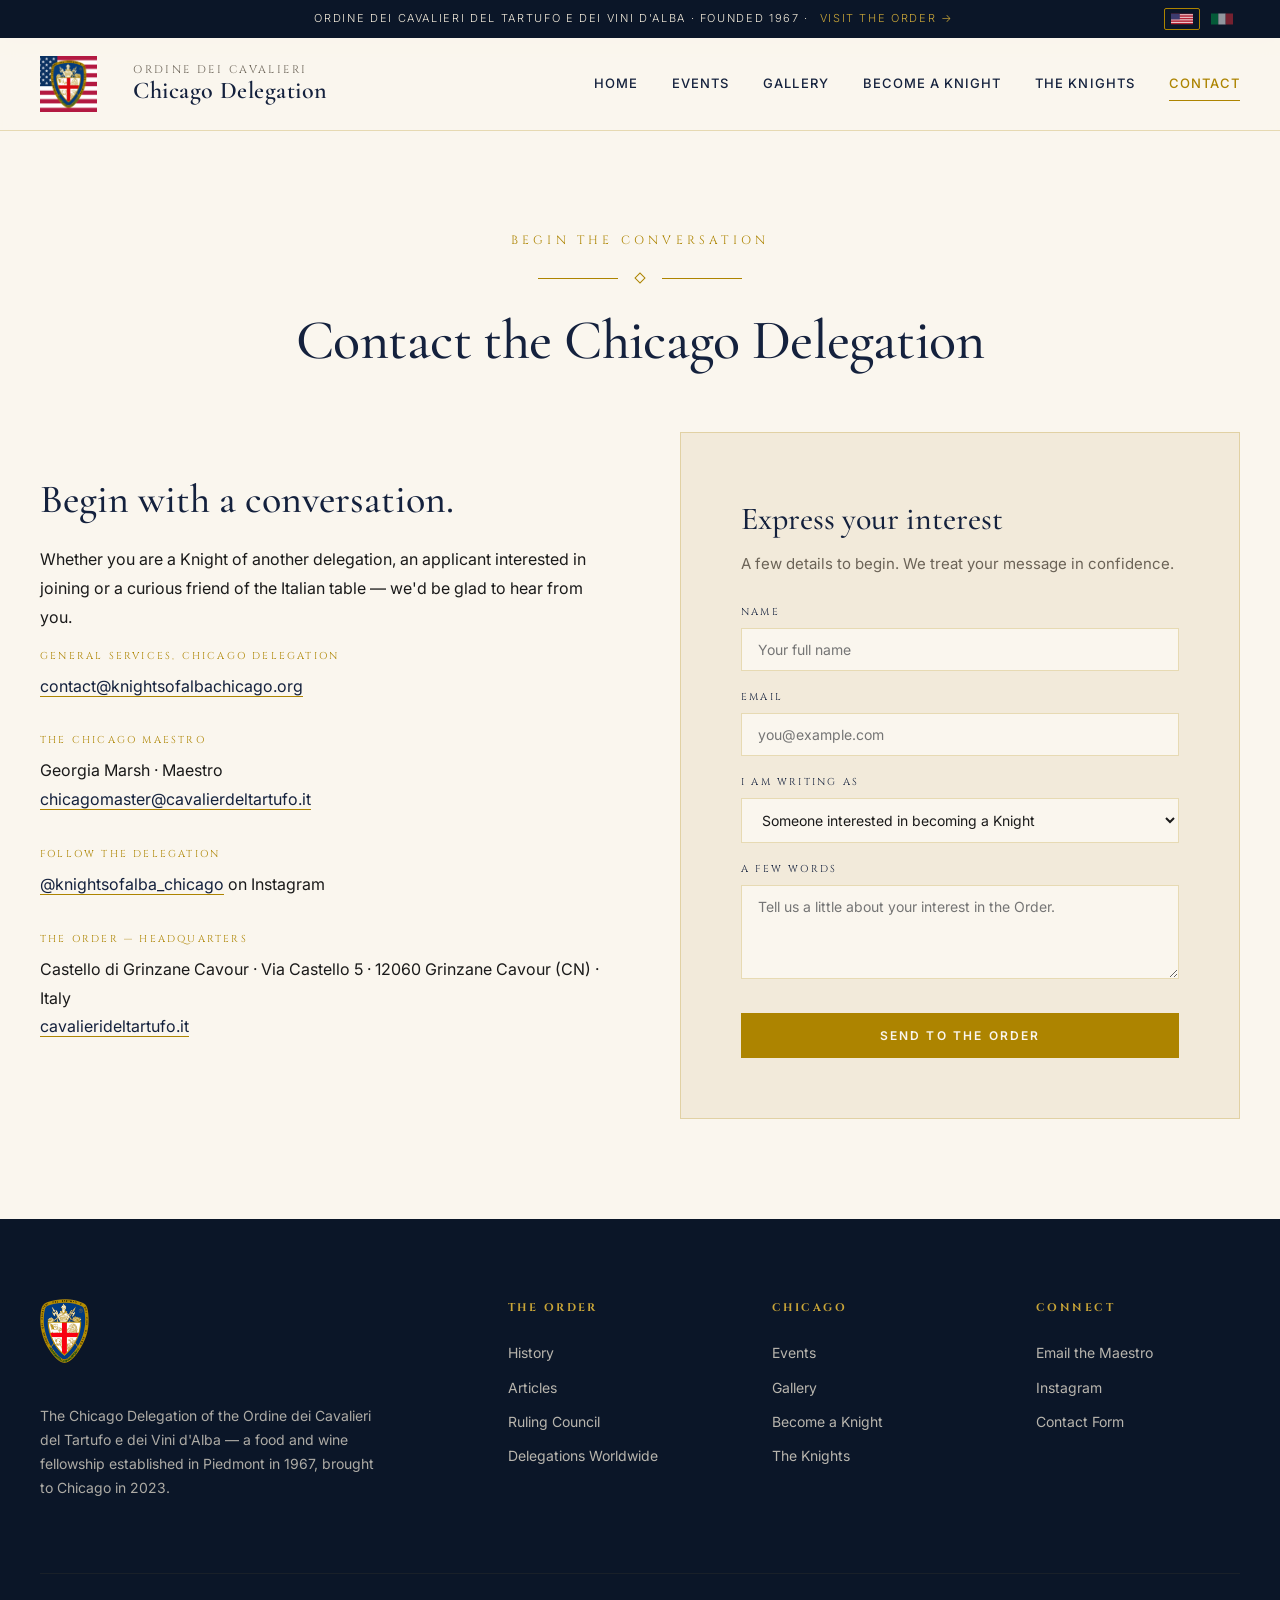
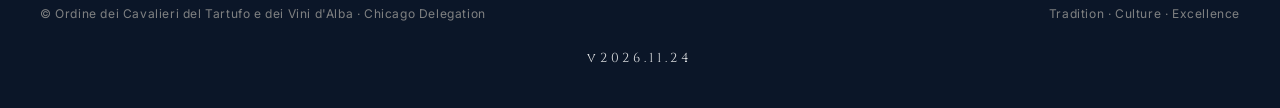
<file: contact/index.html>
<!DOCTYPE html>
<html lang="en">
<head>
<meta charset="UTF-8">
<meta name="viewport" content="width=device-width, initial-scale=1.0">
<meta name="build-version" content="2026.11.24">
<meta name="description" content="Contact the Chicago Delegation.">
<title>Contact — Chicago Delegation</title>
<link rel="preconnect" href="https://fonts.googleapis.com">
<link rel="preconnect" href="https://fonts.gstatic.com" crossorigin>
<link href="https://fonts.googleapis.com/css2?family=Cormorant+Garamond:ital,wght@0,400;0,500;0,600;0,700;1,400;1,500&family=Inter:wght@300;400;500;600&family=Cinzel:wght@400;500;600&display=swap" rel="stylesheet">
<link rel="canonical" href="https://knightsofalbachicago.org/contact/">
<link rel="icon" href="../favicon.ico" sizes="any">
<link rel="apple-touch-icon" href="../apple-touch-icon.png">
<link rel="manifest" href="../site.webmanifest">
<link rel="stylesheet" href="../assets/styles/main.css">
</head>
<body>

<!-- TOP STRIP -->
<div class="topstrip">
  <div class="topstrip-inner">
    <div class="topstrip-spacer"></div>
    <div class="topstrip-text">
      <span data-i18n="topstrip.line">Ordine dei Cavalieri del Tartufo e dei Vini d'Alba · Founded 1967</span> · 
      <a href="https://www.cavalierideltartufo.it/en/" target="_blank" data-i18n="topstrip.link">Visit the Order →</a>
    </div>
    <div class="lang-switch" role="group" aria-label="Language">
      <button class="lang-btn active" data-lang="en" aria-label="English" title="English">
        <svg viewBox="0 0 60 30" xmlns="http://www.w3.org/2000/svg">
          <clipPath id="us-c"><rect width="60" height="30"/></clipPath>
          <g clip-path="url(#us-c)">
            <rect width="60" height="30" fill="#B22234"/>
            <path d="M0,3.46h60M0,10.38h60M0,17.31h60M0,24.23h60" stroke="#FFF" stroke-width="2.31"/>
            <rect width="24" height="16.15" fill="#3C3B6E"/>
          </g>
        </svg>
      </button>
      <button class="lang-btn" data-lang="it" aria-label="Italiano" title="Italiano">
        <svg viewBox="0 0 60 30" xmlns="http://www.w3.org/2000/svg">
          <rect width="20" height="30" fill="#009246"/>
          <rect x="20" width="20" height="30" fill="#FFF"/>
          <rect x="40" width="20" height="30" fill="#CE2B37"/>
        </svg>
      </button>
    </div>
  </div>
</div>

<!-- HEADER -->
<header>
  <div class="header-inner">
    <a class="brand" href="../index.html">
      <img src="../assets/brand/ordine-us-square.png" alt="Ordine dei Cavalieri del Tartufo e dei Vini d'Alba">
      <div class="brand-text">
        <span class="order" data-i18n="brand.order">Ordine dei Cavalieri</span>
        <span class="city" data-i18n="brand.city">Chicago Delegation</span>
      </div>
    </a>
    <nav class="primary">
      <a class="nav-link" href="../index.html" data-i18n="nav.home">Home</a>
      <a class="nav-link" href="../events/" data-i18n="nav.events">Events</a>
      <a class="nav-link" href="../gallery/" data-i18n="nav.gallery">Gallery</a>
      <a class="nav-link" href="../become-a-knight/" data-i18n="nav.knight">Become a Knight</a>
      <a class="nav-link" href="../the-knights/" data-i18n="nav.knights">The Knights</a>
      <a class="nav-link active" href="../contact/" data-i18n="nav.contact">Contact</a>
    </nav>
  </div>
</header>

  <section class="block">
    <div class="section-head">
      <div class="eyebrow" data-i18n="contact.eyebrow">Begin the Conversation</div>
      <div class="ornament"><span class="line"></span><span class="diamond"></span><span class="line"></span></div>
      <h2 data-i18n="contact.title">Contact the Chicago Delegation</h2>
    </div>

    <div class="contact-block">
      <div class="contact-info">
        <h3 data-i18n="contact.h3">Begin with a conversation.</h3>
        <p data-i18n="contact.body">Whether you are a Knight of another delegation, an applicant interested in joining or a curious friend of the Italian table — we'd be glad to hear from you.</p>

        <div class="info-block">
          <div class="label" data-i18n="contact.general.label">General Services, Chicago Delegation</div>
          <p style="margin:0" data-i18n-html="contact.general.body"><a href="mailto:contact@knightsofalbachicago.org">contact@knightsofalbachicago.org</a></p>
        </div>

        <div class="info-block">
          <div class="label" data-i18n="contact.maestro.label">The Chicago Maestro</div>
          <p style="margin:0" data-i18n-html="contact.maestro.body">Georgia Marsh · Maestro<br><a href="mailto:chicagomaster@cavalierdeltartufo.it">chicagomaster@cavalierdeltartufo.it</a></p>
        </div>

        <div class="info-block">
          <div class="label" data-i18n="contact.follow.label">Follow the Delegation</div>
          <p style="margin:0" data-i18n-html="contact.follow.body"><a href="https://www.instagram.com/knightsofalba_chicago/" target="_blank">@knightsofalba_chicago</a> on Instagram</p>
        </div>

        <div class="info-block">
          <div class="label" data-i18n="contact.hq.label">The Order — Headquarters</div>
          <p style="margin:0" data-i18n-html="contact.hq.body">Castello di Grinzane Cavour · Via Castello 5 · 12060 Grinzane Cavour (CN) · Italy<br><a href="https://www.cavalierideltartufo.it/en/" target="_blank">cavalierideltartufo.it</a></p>
        </div>
      </div>

      <form class="contact-form" onsubmit="event.preventDefault();
        var f=this, role=f.querySelector('select'), msg=f.querySelector('textarea');
        var body='Name: '+f.querySelector('input[type=text]').value
          +'\nEmail: '+f.querySelector('input[type=email]').value
          +'\nWriting as: '+role.options[role.selectedIndex].text
          +'\n\n'+msg.value;
        window.location.href='mailto:contact@knightsofalbachicago.org?subject='
          +encodeURIComponent('Expression of interest — Chicago Delegation')
          +'&body='+encodeURIComponent(body);
        alert(window.__t('contact.thanks', 'Thank you. Your email app will open with your message addressed to the Order.'));">
        <h3 data-i18n="contact.form.title">Express your interest</h3>
        <p class="sub" data-i18n="contact.form.sub">A few details to begin. We treat your message in confidence.</p>
        <div class="field"><label data-i18n="contact.form.name">Name</label><input type="text" data-i18n-placeholder="contact.form.namePh" placeholder="Your full name" required></div>
        <div class="field"><label data-i18n="contact.form.email">Email</label><input type="email" placeholder="you@example.com" required></div>
        <div class="field"><label data-i18n="contact.form.role">I am writing as</label>
          <select>
            <option data-i18n="contact.form.opt1">Someone interested in becoming a Knight</option>
            <option data-i18n="contact.form.opt2">A Knight of another delegation</option>
            <option data-i18n="contact.form.opt3">A hospitality / wine industry partner</option>
            <option data-i18n="contact.form.opt4">A guest interested in attending an event</option>
            <option data-i18n="contact.form.opt5">Other</option>
          </select>
        </div>
        <div class="field"><label data-i18n="contact.form.msg">A few words</label><textarea rows="4" data-i18n-placeholder="contact.form.msgPh" placeholder="Tell us a little about your interest in the Order."></textarea></div>
        <button type="submit" class="btn primary" style="width:100%; margin-top:8px" data-i18n="contact.form.submit">Send to the Order</button>
      </form>
    </div>
  </section>


<!-- FOOTER -->
<footer>
  <div class="footer-inner">
    <div class="footer-top">
      <div class="footer-brand">
        <img src="../assets/brand/logo-cavalieri-tartufo.png" alt="Ordine dei Cavalieri del Tartufo e dei Vini d'Alba">
        <p data-i18n="footer.brand">The Chicago Delegation of the Ordine dei Cavalieri del Tartufo e dei Vini d'Alba — a food and wine fellowship established in Piedmont in 1967, brought to Chicago in 2023.</p>
      </div>
      <div class="footer-col">
        <h5 data-i18n="footer.order">The Order</h5>
        <a href="https://www.cavalierideltartufo.it/en/la-storia/" target="_blank" data-i18n="footer.history">History</a>
        <a href="https://www.cavalierideltartufo.it/en/statuto/" target="_blank" data-i18n="footer.articles">Articles</a>
        <a href="https://www.cavalierideltartufo.it/en/consiglio-reggitore/" target="_blank" data-i18n="footer.council">Ruling Council</a>
        <a href="https://www.cavalierideltartufo.it/en/delegazioni-estere/" target="_blank" data-i18n="footer.delegations">Delegations Worldwide</a>
      </div>
      <div class="footer-col">
        <h5 data-i18n="footer.chicago">Chicago</h5>
        <a href="../events/" data-i18n="nav.events">Events</a>
        <a href="../gallery/" data-i18n="nav.gallery">Gallery</a>
        <a href="../become-a-knight/" data-i18n="nav.knight">Become a Knight</a>
        <a href="../the-knights/" data-i18n="nav.knights">The Knights</a>
      </div>
      <div class="footer-col">
        <h5 data-i18n="footer.connect">Connect</h5>
        <a href="mailto:chicagomaster@cavalierdeltartufo.it" data-i18n="footer.email">Email the Maestro</a>
        <a href="https://www.instagram.com/knightsofalba_chicago/" target="_blank" data-i18n="footer.ig">Instagram</a>
        <a href="../contact/" data-i18n="footer.form">Contact Form</a>
      </div>
    </div>
    <div class="footer-bottom">
      <span data-i18n="footer.copy">© Ordine dei Cavalieri del Tartufo e dei Vini d'Alba · Chicago Delegation</span>
      <span data-i18n="footer.motto">Tradition · Culture · Excellence</span>
    </div>
    <div class="footer-version">v2026.11.24</div>
  </div>
</footer>


<script src="../assets/scripts/i18n.js"></script>

</body>
</html>
</file>
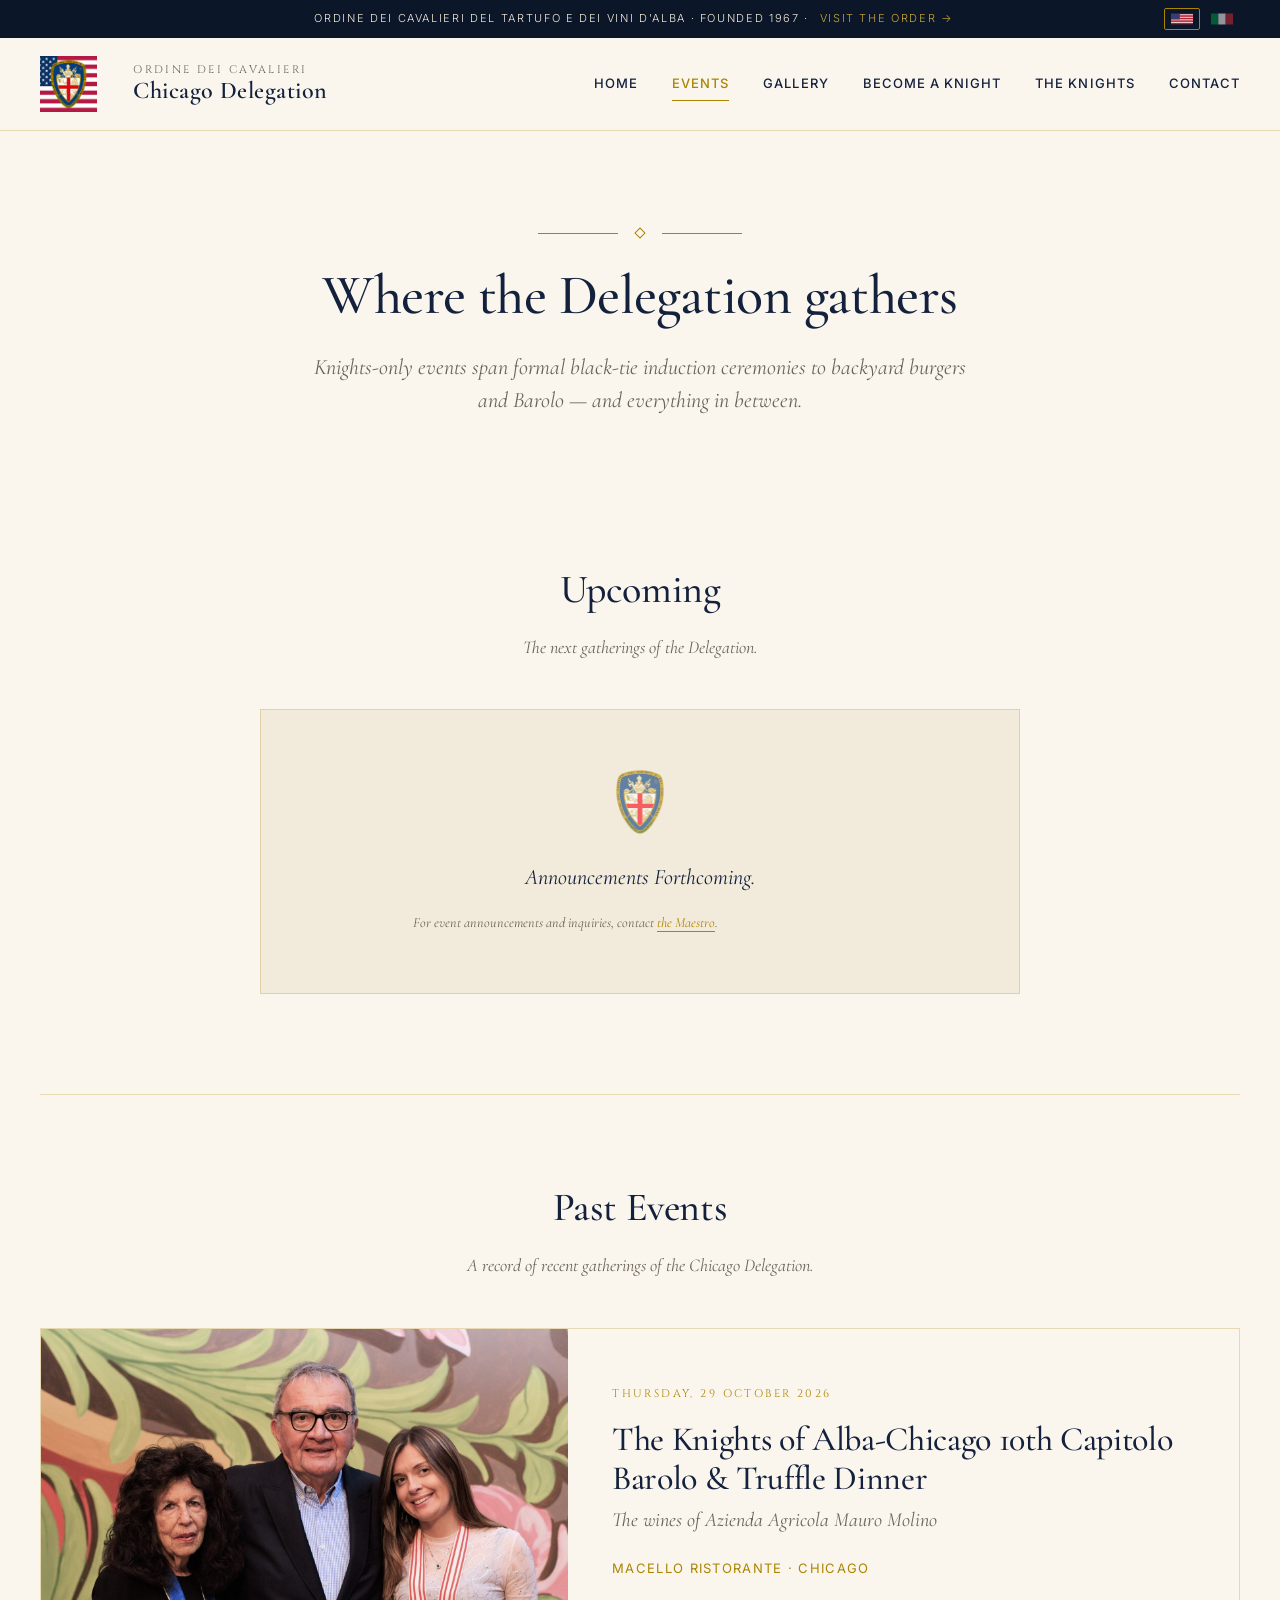
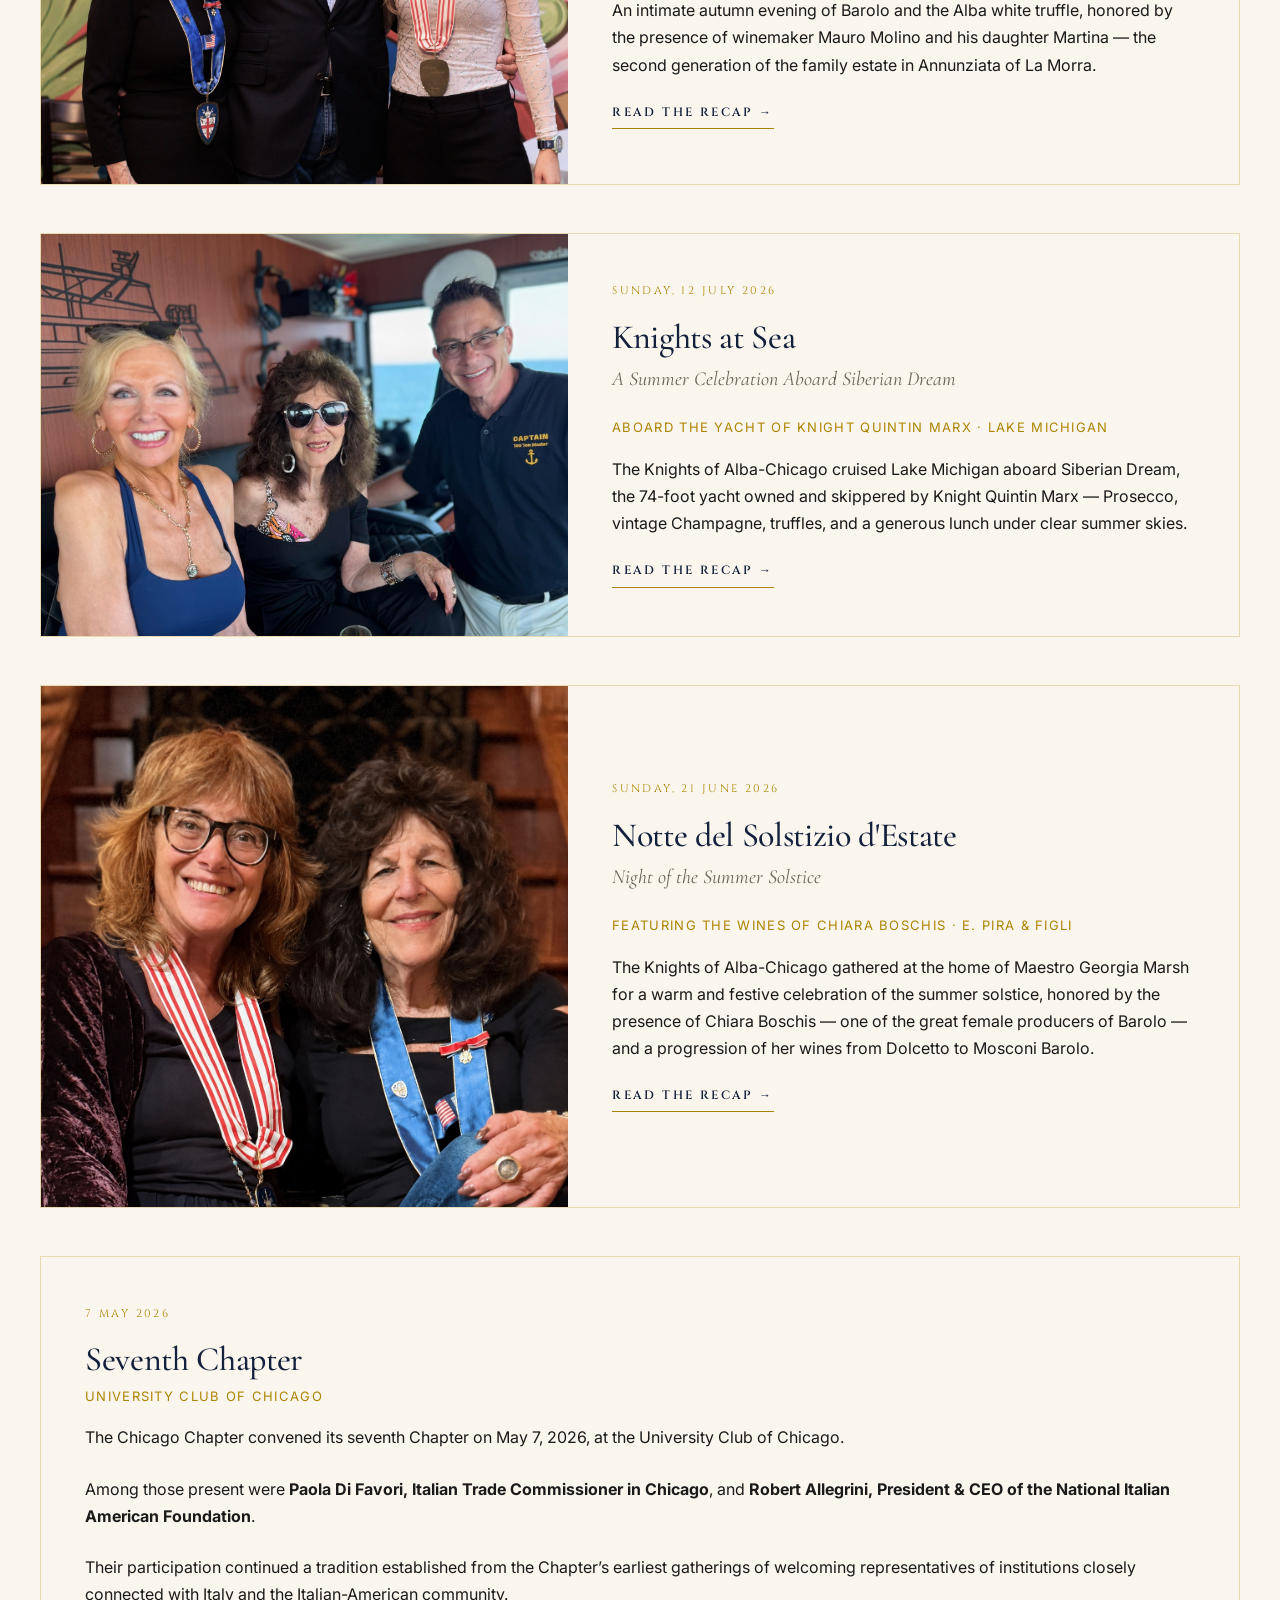
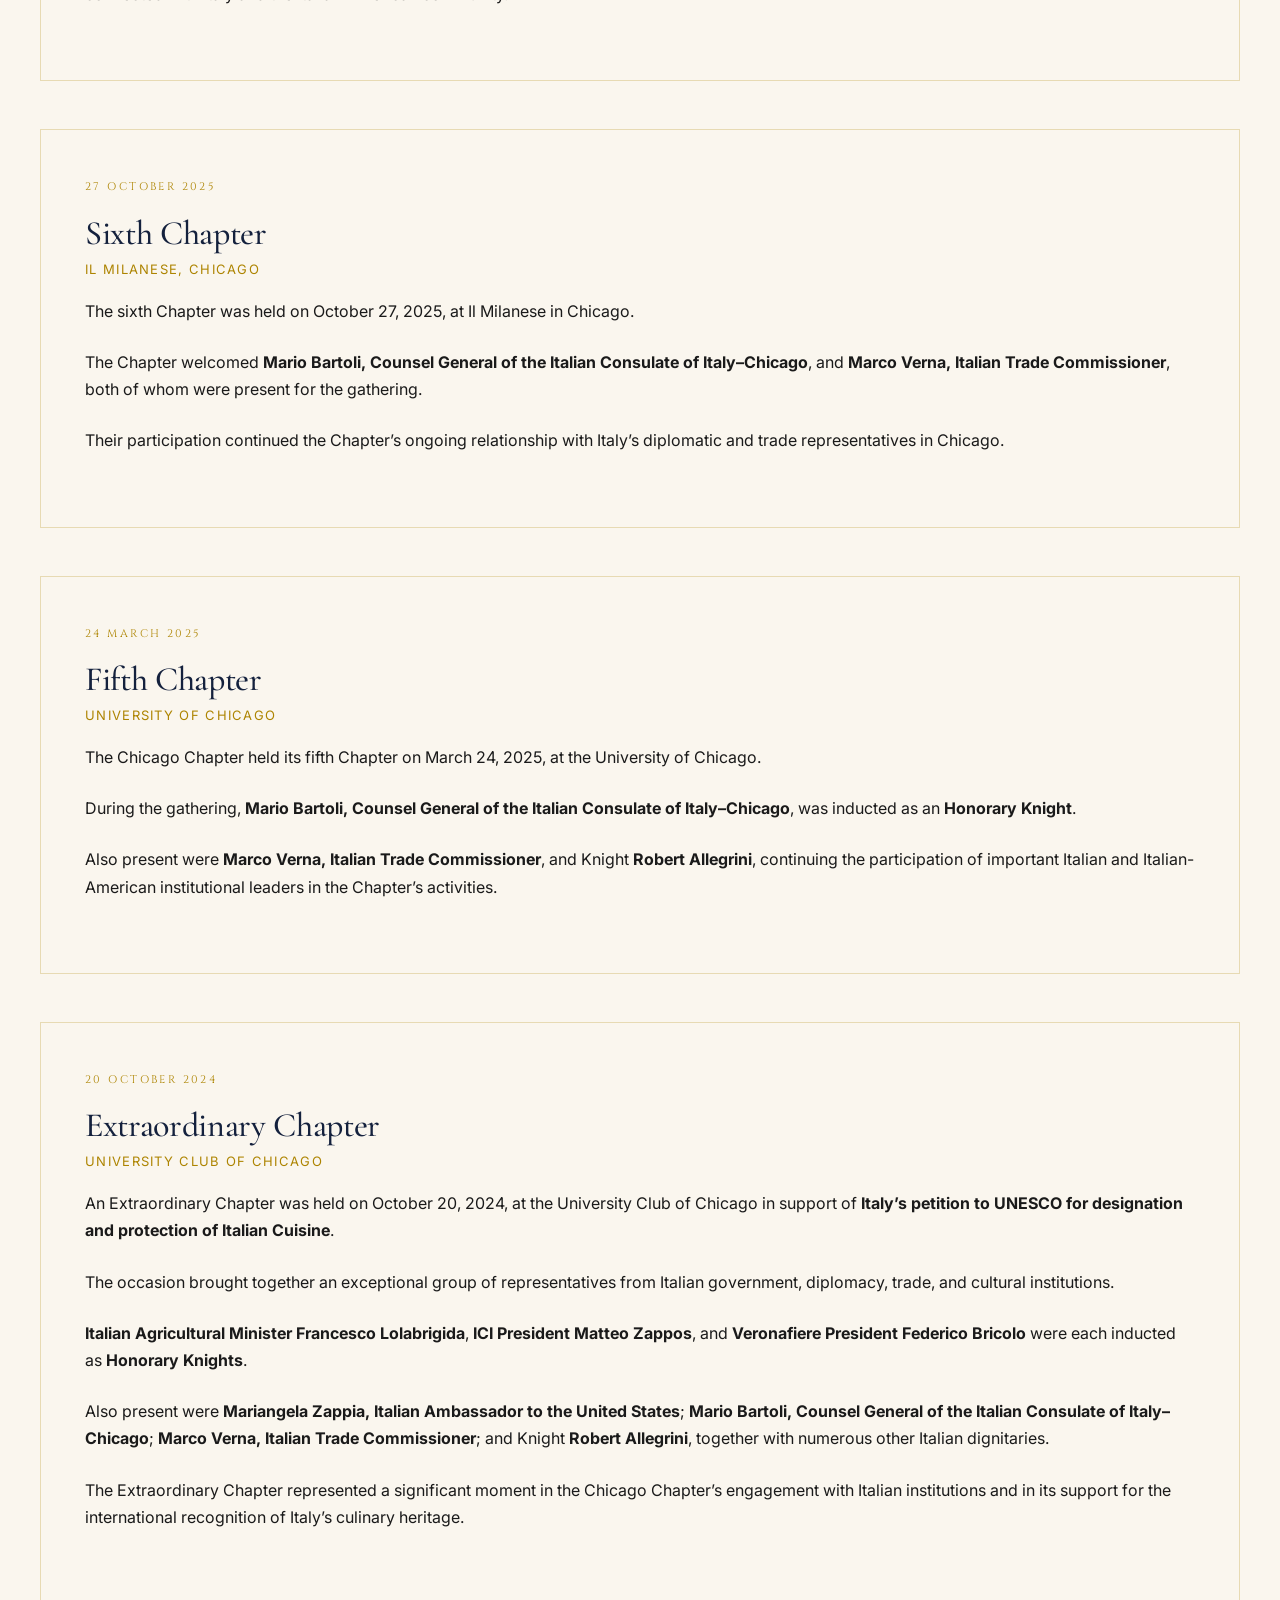
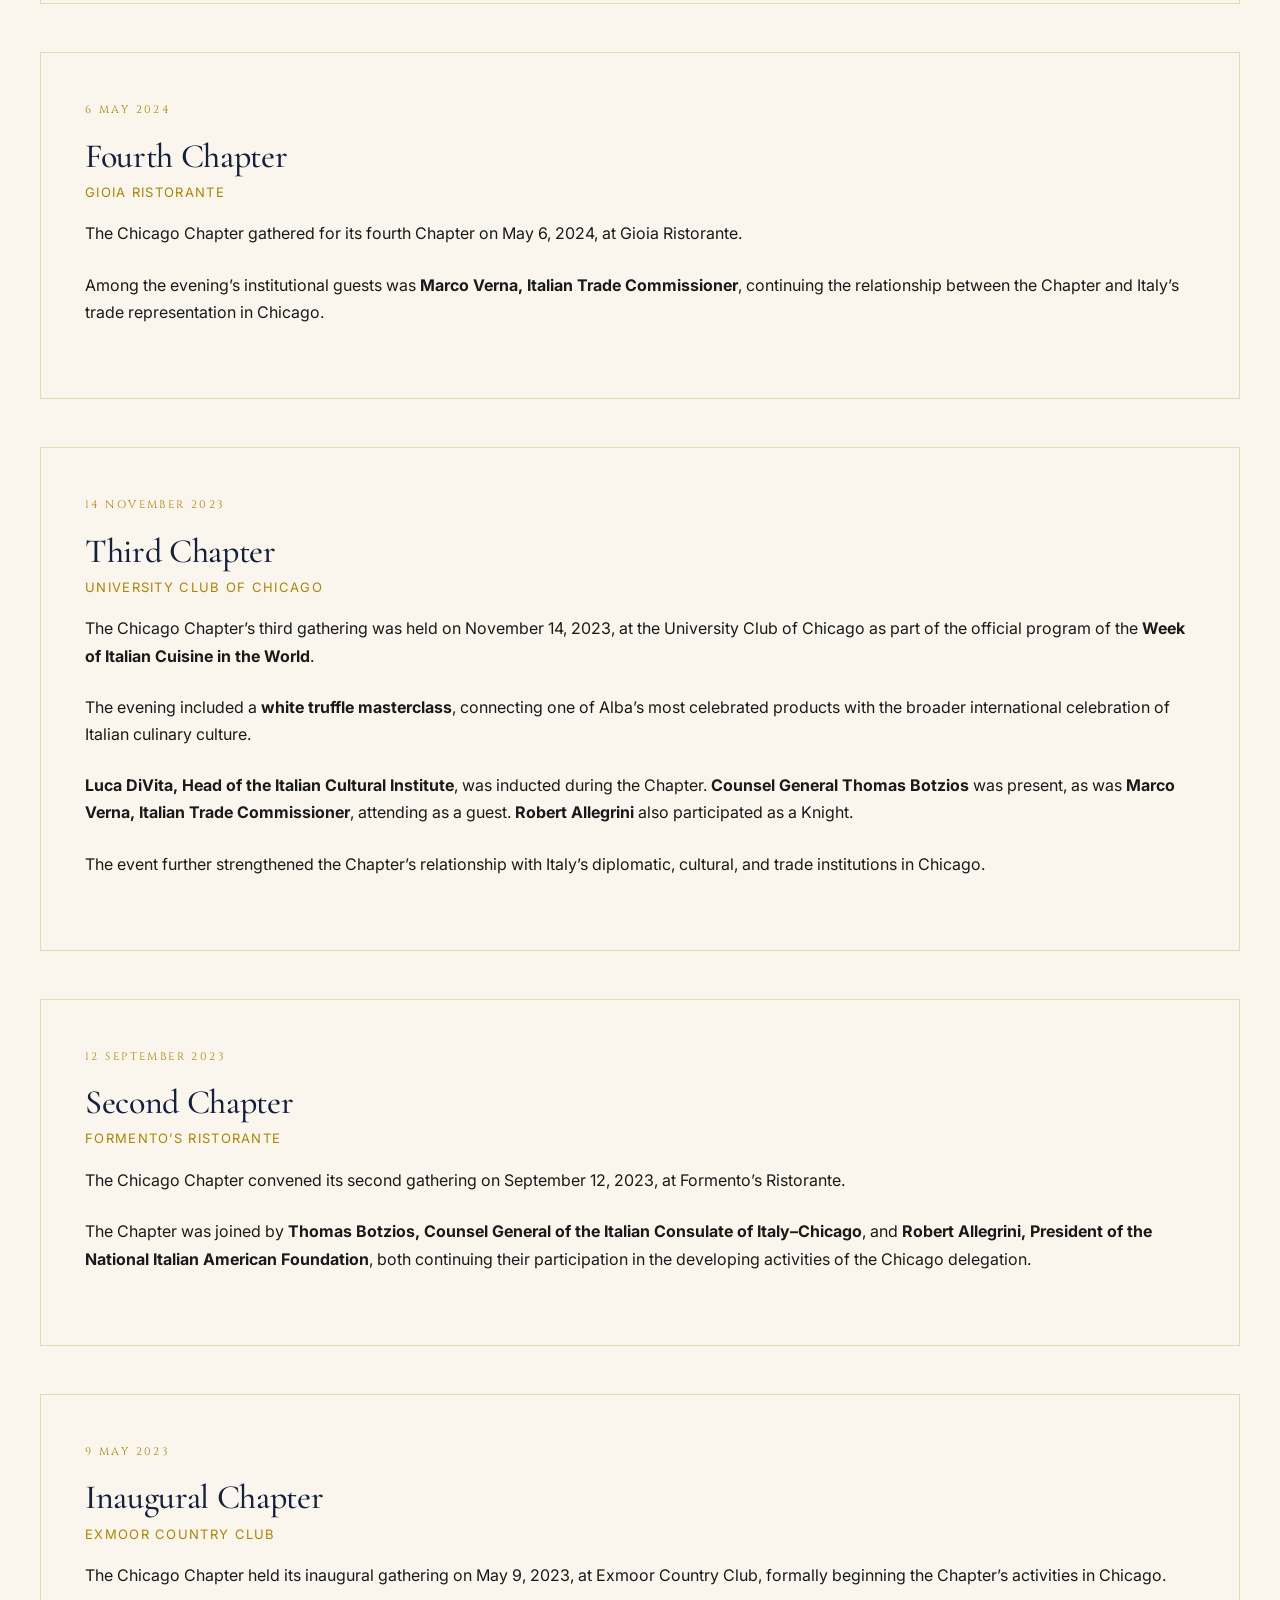
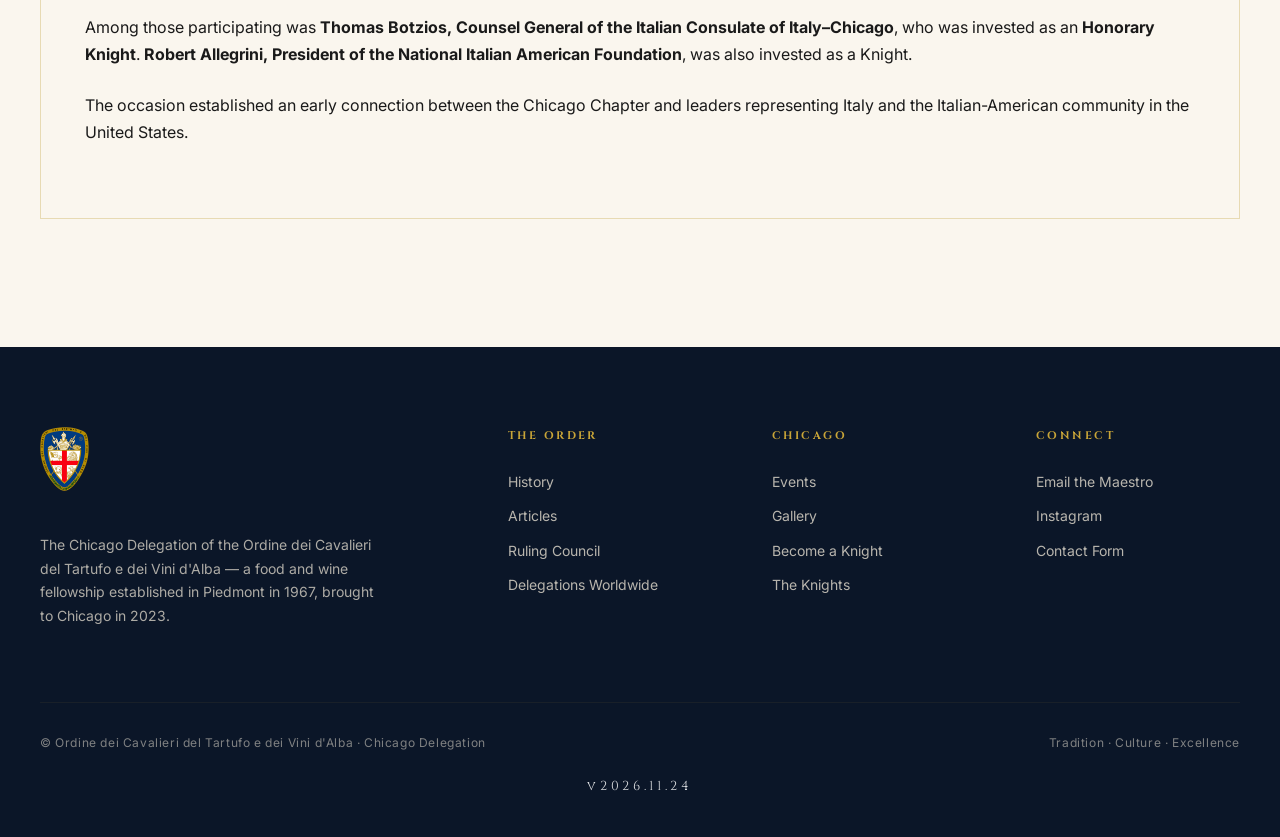
<file: events/index.html>
<!DOCTYPE html>
<html lang="en">
<head>
<meta charset="UTF-8">
<meta name="viewport" content="width=device-width, initial-scale=1.0">
<meta name="build-version" content="2026.11.24">
<meta name="description" content="Where the Chicago Delegation gathers.">
<title>Events — Chicago Delegation</title>
<link rel="preconnect" href="https://fonts.googleapis.com">
<link rel="preconnect" href="https://fonts.gstatic.com" crossorigin>
<link href="https://fonts.googleapis.com/css2?family=Cormorant+Garamond:ital,wght@0,400;0,500;0,600;0,700;1,400;1,500&family=Inter:wght@300;400;500;600&family=Cinzel:wght@400;500;600&display=swap" rel="stylesheet">
<link rel="canonical" href="https://knightsofalbachicago.org/events/">
<link rel="icon" href="../favicon.ico" sizes="any">
<link rel="apple-touch-icon" href="../apple-touch-icon.png">
<link rel="manifest" href="../site.webmanifest">
<link rel="stylesheet" href="../assets/styles/main.css">
</head>
<body>

<!-- TOP STRIP -->
<div class="topstrip">
  <div class="topstrip-inner">
    <div class="topstrip-spacer"></div>
    <div class="topstrip-text">
      <span data-i18n="topstrip.line">Ordine dei Cavalieri del Tartufo e dei Vini d'Alba · Founded 1967</span> · 
      <a href="https://www.cavalierideltartufo.it/en/" target="_blank" data-i18n="topstrip.link">Visit the Order →</a>
    </div>
    <div class="lang-switch" role="group" aria-label="Language">
      <button class="lang-btn active" data-lang="en" aria-label="English" title="English">
        <svg viewBox="0 0 60 30" xmlns="http://www.w3.org/2000/svg">
          <clipPath id="us-c"><rect width="60" height="30"/></clipPath>
          <g clip-path="url(#us-c)">
            <rect width="60" height="30" fill="#B22234"/>
            <path d="M0,3.46h60M0,10.38h60M0,17.31h60M0,24.23h60" stroke="#FFF" stroke-width="2.31"/>
            <rect width="24" height="16.15" fill="#3C3B6E"/>
          </g>
        </svg>
      </button>
      <button class="lang-btn" data-lang="it" aria-label="Italiano" title="Italiano">
        <svg viewBox="0 0 60 30" xmlns="http://www.w3.org/2000/svg">
          <rect width="20" height="30" fill="#009246"/>
          <rect x="20" width="20" height="30" fill="#FFF"/>
          <rect x="40" width="20" height="30" fill="#CE2B37"/>
        </svg>
      </button>
    </div>
  </div>
</div>

<!-- HEADER -->
<header>
  <div class="header-inner">
    <a class="brand" href="../index.html">
      <img src="../assets/brand/ordine-us-square.png" alt="Ordine dei Cavalieri del Tartufo e dei Vini d'Alba">
      <div class="brand-text">
        <span class="order" data-i18n="brand.order">Ordine dei Cavalieri</span>
        <span class="city" data-i18n="brand.city">Chicago Delegation</span>
      </div>
    </a>
    <nav class="primary">
      <a class="nav-link" href="../index.html" data-i18n="nav.home">Home</a>
      <a class="nav-link" href="../events/" data-i18n="nav.events">Events</a>
      <a class="nav-link" href="../gallery/" data-i18n="nav.gallery">Gallery</a>
      <a class="nav-link" href="../become-a-knight/" data-i18n="nav.knight">Become a Knight</a>
      <a class="nav-link" href="../the-knights/" data-i18n="nav.knights">The Knights</a>
      <a class="nav-link" href="../contact/" data-i18n="nav.contact">Contact</a>
    </nav>
  </div>
</header>

  <section class="block" style="padding-top:80px; padding-bottom:20px">
    <div class="section-head">
      <div class="ornament"><span class="line"></span><span class="diamond"></span><span class="line"></span></div>
      <h2 data-i18n="evpage.title">Where the Delegation gathers</h2>
      <p class="lede" data-i18n-html="evpage.lede">Knights-only events span <em>formal black-tie induction ceremonies</em> to <em>backyard burgers and Barolo</em> — and everything in between.</p>
    </div>

    <!-- UPCOMING EVENTS -->
    <div class="events-section">
      <div class="events-section-head">
        <h3 data-i18n="evpage.upcoming.title">Upcoming</h3>
        <p class="sub" data-i18n="evpage.upcoming.sub">The next gatherings of the Delegation.</p>
      </div>

      <div class="upcoming-empty">
        <img class="crest" src="../assets/brand/logo-cavalieri-tartufo.png" alt="">
        <p data-i18n="evpage.upcoming.forthcoming">Announcements Forthcoming.</p>
        <p class="sub" data-i18n-html="evpage.upcoming.contact">For event announcements and inquiries, contact <a href="mailto:chicagomaster@cavalierdeltartufo.it">the Maestro</a>.</p>
      </div>
    </div>

    <!-- PAST EVENTS -->
    <div class="events-section">
      <div class="events-section-head">
        <h3 data-i18n="evpage.past.title">Past Events</h3>
        <p class="sub" data-i18n="evpage.past.sub">A record of recent gatherings of the Chicago Delegation.</p>
      </div>

      <a href="../events/2026-10-29-wine-dinner-mauro-molino/" class="past-event">
        <div class="past-event-image">
          <img src="../events/2026-10-29-wine-dinner-mauro-molino/photos/01-georgia-mauro-martina.jpeg" alt="Maestro Georgia Marsh with Mauro and Martina Molino at Macello Ristorante">
        </div>
        <div class="past-event-body">
          <div class="date-pill" data-i18n="evpage.molino.date">Thursday, 29 October 2026</div>
          <h4>The Knights of Alba-Chicago 10th Capitolo Barolo &amp; Truffle Dinner</h4>
          <div class="subtitle" data-i18n="evpage.molino.subtitle">The wines of Azienda Agricola Mauro Molino</div>
          <div class="venue" data-i18n="evpage.molino.venue">Macello Ristorante · Chicago</div>
          <p data-i18n="evpage.molino.body">An intimate autumn evening of Barolo and the Alba white truffle, honored by the presence of winemaker Mauro Molino and his daughter Martina — the second generation of the family estate in Annunziata of La Morra.</p>
          <span class="read-more" data-i18n="evpage.read">Read the recap →</span>
        </div>
      </a>

      <a href="../events/2026-07-12-knights-at-sea/" class="past-event">
        <div class="past-event-image">
          <img src="../events/2026-07-12-knights-at-sea/photos/01-on-the-bridge.jpeg" alt="Knights and guests on the bridge of Siberian Dream">
        </div>
        <div class="past-event-body">
          <div class="date-pill" data-i18n="evpage.sea.date">Sunday, 12 July 2026</div>
          <h4>Knights at Sea</h4>
          <div class="subtitle" data-i18n="evpage.sea.subtitle">A Summer Celebration Aboard Siberian Dream</div>
          <div class="venue" data-i18n="evpage.sea.venue">Aboard the yacht of Knight Quintin Marx · Lake Michigan</div>
          <p data-i18n="evpage.sea.body">The Knights of Alba-Chicago cruised Lake Michigan aboard Siberian Dream, the 74-foot yacht owned and skippered by Knight Quintin Marx — Prosecco, vintage Champagne, truffles, and a generous lunch under clear summer skies.</p>
          <span class="read-more" data-i18n="evpage.read">Read the recap →</span>
        </div>
      </a>

      <a href="../events/2026-06-21-notte-del-solstizio/" class="past-event">
        <div class="past-event-image">
          <img src="../events/2026-06-21-notte-del-solstizio/photos/06-chiara-and-maestro.jpeg" alt="Chiara Boschis and Maestro Georgia Marsh at the Summer Solstice Chapter">
        </div>
        <div class="past-event-body">
          <div class="date-pill" data-i18n="evpage.solstizio.date">Sunday, 21 June 2026</div>
          <h4>Notte del Solstizio d'Estate</h4>
          <div class="subtitle" data-i18n="evpage.solstizio.subtitle">Night of the Summer Solstice</div>
          <div class="venue" data-i18n="evpage.solstizio.venue">Featuring the wines of Chiara Boschis · E. Pira &amp; Figli</div>
          <p data-i18n="evpage.solstizio.body">The Knights of Alba-Chicago gathered at the home of Maestro Georgia Marsh for a warm and festive celebration of the summer solstice, honored by the presence of Chiara Boschis — one of the great female producers of Barolo — and a progression of her wines from Dolcetto to Mosconi Barolo.</p>
          <span class="read-more" data-i18n="evpage.read">Read the recap →</span>
        </div>
      </a>

      <article class="past-event" style="grid-template-columns:1fr; cursor:default">
        <div class="past-event-body">
          <time class="date-pill" datetime="2026-05-07" data-i18n="evpage.chapter7.date">7 May 2026</time>
          <h4 data-i18n="evpage.chapter7.title">Seventh Chapter</h4>
          <div class="venue">University Club of Chicago</div>
          <p data-i18n="evpage.chapter7.p1">The Chicago Chapter convened its seventh Chapter on May 7, 2026, at the University Club of Chicago.</p>
          <p data-i18n-html="evpage.chapter7.p2">Among those present were <strong>Paola Di Favori, Italian Trade Commissioner in Chicago</strong>, and <strong>Robert Allegrini, President &amp; CEO of the National Italian American Foundation</strong>.</p>
          <p data-i18n="evpage.chapter7.p3">Their participation continued a tradition established from the Chapter’s earliest gatherings of welcoming representatives of institutions closely connected with Italy and the Italian-American community.</p>
        </div>
      </article>

      <article class="past-event" style="grid-template-columns:1fr; cursor:default">
        <div class="past-event-body">
          <time class="date-pill" datetime="2025-10-27" data-i18n="evpage.chapter6.date">27 October 2025</time>
          <h4 data-i18n="evpage.chapter6.title">Sixth Chapter</h4>
          <div class="venue">Il Milanese, Chicago</div>
          <p data-i18n="evpage.chapter6.p1">The sixth Chapter was held on October 27, 2025, at Il Milanese in Chicago.</p>
          <p data-i18n-html="evpage.chapter6.p2">The Chapter welcomed <strong>Mario Bartoli, Counsel General of the Italian Consulate of Italy–Chicago</strong>, and <strong>Marco Verna, Italian Trade Commissioner</strong>, both of whom were present for the gathering.</p>
          <p data-i18n="evpage.chapter6.p3">Their participation continued the Chapter’s ongoing relationship with Italy’s diplomatic and trade representatives in Chicago.</p>
        </div>
      </article>

      <article class="past-event" style="grid-template-columns:1fr; cursor:default">
        <div class="past-event-body">
          <time class="date-pill" datetime="2025-03-24" data-i18n="evpage.chapter5.date">24 March 2025</time>
          <h4 data-i18n="evpage.chapter5.title">Fifth Chapter</h4>
          <div class="venue">University of Chicago</div>
          <p data-i18n="evpage.chapter5.p1">The Chicago Chapter held its fifth Chapter on March 24, 2025, at the University of Chicago.</p>
          <p data-i18n-html="evpage.chapter5.p2">During the gathering, <strong>Mario Bartoli, Counsel General of the Italian Consulate of Italy–Chicago</strong>, was inducted as an <strong>Honorary Knight</strong>.</p>
          <p data-i18n-html="evpage.chapter5.p3">Also present were <strong>Marco Verna, Italian Trade Commissioner</strong>, and Knight <strong>Robert Allegrini</strong>, continuing the participation of important Italian and Italian-American institutional leaders in the Chapter’s activities.</p>
        </div>
      </article>

      <article class="past-event" style="grid-template-columns:1fr; cursor:default">
        <div class="past-event-body">
          <time class="date-pill" datetime="2024-10-20" data-i18n="evpage.extraordinary2024.date">20 October 2024</time>
          <h4 data-i18n="evpage.extraordinary2024.title">Extraordinary Chapter</h4>
          <div class="venue">University Club of Chicago</div>
          <p data-i18n-html="evpage.extraordinary2024.p1">An Extraordinary Chapter was held on October 20, 2024, at the University Club of Chicago in support of <strong>Italy’s petition to UNESCO for designation and protection of Italian Cuisine</strong>.</p>
          <p data-i18n="evpage.extraordinary2024.p2">The occasion brought together an exceptional group of representatives from Italian government, diplomacy, trade, and cultural institutions.</p>
          <p data-i18n-html="evpage.extraordinary2024.p3"><strong>Italian Agricultural Minister Francesco Lolabrigida</strong>, <strong>ICI President Matteo Zappos</strong>, and <strong>Veronafiere President Federico Bricolo</strong> were each inducted as <strong>Honorary Knights</strong>.</p>
          <p data-i18n-html="evpage.extraordinary2024.p4">Also present were <strong>Mariangela Zappia, Italian Ambassador to the United States</strong>; <strong>Mario Bartoli, Counsel General of the Italian Consulate of Italy–Chicago</strong>; <strong>Marco Verna, Italian Trade Commissioner</strong>; and Knight <strong>Robert Allegrini</strong>, together with numerous other Italian dignitaries.</p>
          <p data-i18n="evpage.extraordinary2024.p5">The Extraordinary Chapter represented a significant moment in the Chicago Chapter’s engagement with Italian institutions and in its support for the international recognition of Italy’s culinary heritage.</p>
        </div>
      </article>

      <article class="past-event" style="grid-template-columns:1fr; cursor:default">
        <div class="past-event-body">
          <time class="date-pill" datetime="2024-05-06" data-i18n="evpage.chapter4.date">6 May 2024</time>
          <h4 data-i18n="evpage.chapter4.title">Fourth Chapter</h4>
          <div class="venue">Gioia Ristorante</div>
          <p data-i18n="evpage.chapter4.p1">The Chicago Chapter gathered for its fourth Chapter on May 6, 2024, at Gioia Ristorante.</p>
          <p data-i18n-html="evpage.chapter4.p2">Among the evening’s institutional guests was <strong>Marco Verna, Italian Trade Commissioner</strong>, continuing the relationship between the Chapter and Italy’s trade representation in Chicago.</p>
        </div>
      </article>

      <article class="past-event" style="grid-template-columns:1fr; cursor:default">
        <div class="past-event-body">
          <time class="date-pill" datetime="2023-11-14" data-i18n="evpage.chapter3.date">14 November 2023</time>
          <h4 data-i18n="evpage.chapter3.title">Third Chapter</h4>
          <div class="venue">University Club of Chicago</div>
          <p data-i18n-html="evpage.chapter3.p1">The Chicago Chapter’s third gathering was held on November 14, 2023, at the University Club of Chicago as part of the official program of the <strong>Week of Italian Cuisine in the World</strong>.</p>
          <p data-i18n-html="evpage.chapter3.p2">The evening included a <strong>white truffle masterclass</strong>, connecting one of Alba’s most celebrated products with the broader international celebration of Italian culinary culture.</p>
          <p data-i18n-html="evpage.chapter3.p3"><strong>Luca DiVita, Head of the Italian Cultural Institute</strong>, was inducted during the Chapter. <strong>Counsel General Thomas Botzios</strong> was present, as was <strong>Marco Verna, Italian Trade Commissioner</strong>, attending as a guest. <strong>Robert Allegrini</strong> also participated as a Knight.</p>
          <p data-i18n="evpage.chapter3.p4">The event further strengthened the Chapter’s relationship with Italy’s diplomatic, cultural, and trade institutions in Chicago.</p>
        </div>
      </article>

      <article class="past-event" style="grid-template-columns:1fr; cursor:default">
        <div class="past-event-body">
          <time class="date-pill" datetime="2023-09-12" data-i18n="evpage.chapter2.date">12 September 2023</time>
          <h4 data-i18n="evpage.chapter2.title">Second Chapter</h4>
          <div class="venue">Formento’s Ristorante</div>
          <p data-i18n="evpage.chapter2.p1">The Chicago Chapter convened its second gathering on September 12, 2023, at Formento’s Ristorante.</p>
          <p data-i18n-html="evpage.chapter2.p2">The Chapter was joined by <strong>Thomas Botzios, Counsel General of the Italian Consulate of Italy–Chicago</strong>, and <strong>Robert Allegrini, President of the National Italian American Foundation</strong>, both continuing their participation in the developing activities of the Chicago delegation.</p>
        </div>
      </article>

      <article class="past-event" style="grid-template-columns:1fr; cursor:default">
        <div class="past-event-body">
          <time class="date-pill" datetime="2023-05-09" data-i18n="evpage.chapter1.date">9 May 2023</time>
          <h4 data-i18n="evpage.chapter1.title">Inaugural Chapter</h4>
          <div class="venue">Exmoor Country Club</div>
          <p data-i18n="evpage.chapter1.p1">The Chicago Chapter held its inaugural gathering on May 9, 2023, at Exmoor Country Club, formally beginning the Chapter’s activities in Chicago.</p>
          <p data-i18n-html="evpage.chapter1.p2">Among those participating was <strong>Thomas Botzios, Counsel General of the Italian Consulate of Italy–Chicago</strong>, who was invested as an <strong>Honorary Knight</strong>. <strong>Robert Allegrini, President of the National Italian American Foundation</strong>, was also invested as a Knight.</p>
          <p data-i18n="evpage.chapter1.p3">The occasion established an early connection between the Chicago Chapter and leaders representing Italy and the Italian-American community in the United States.</p>
        </div>
      </article>
    </div>
  </section>


<!-- FOOTER -->
<footer>
  <div class="footer-inner">
    <div class="footer-top">
      <div class="footer-brand">
        <img src="../assets/brand/logo-cavalieri-tartufo.png" alt="Ordine dei Cavalieri del Tartufo e dei Vini d'Alba">
        <p data-i18n="footer.brand">The Chicago Delegation of the Ordine dei Cavalieri del Tartufo e dei Vini d'Alba — a food and wine fellowship established in Piedmont in 1967, brought to Chicago in 2023.</p>
      </div>
      <div class="footer-col">
        <h5 data-i18n="footer.order">The Order</h5>
        <a href="https://www.cavalierideltartufo.it/en/la-storia/" target="_blank" data-i18n="footer.history">History</a>
        <a href="https://www.cavalierideltartufo.it/en/statuto/" target="_blank" data-i18n="footer.articles">Articles</a>
        <a href="https://www.cavalierideltartufo.it/en/consiglio-reggitore/" target="_blank" data-i18n="footer.council">Ruling Council</a>
        <a href="https://www.cavalierideltartufo.it/en/delegazioni-estere/" target="_blank" data-i18n="footer.delegations">Delegations Worldwide</a>
      </div>
      <div class="footer-col">
        <h5 data-i18n="footer.chicago">Chicago</h5>
        <a href="../events/" data-i18n="nav.events">Events</a>
        <a href="../gallery/" data-i18n="nav.gallery">Gallery</a>
        <a href="../become-a-knight/" data-i18n="nav.knight">Become a Knight</a>
        <a href="../the-knights/" data-i18n="nav.knights">The Knights</a>
      </div>
      <div class="footer-col">
        <h5 data-i18n="footer.connect">Connect</h5>
        <a href="mailto:chicagomaster@cavalierdeltartufo.it" data-i18n="footer.email">Email the Maestro</a>
        <a href="https://www.instagram.com/knightsofalba_chicago/" target="_blank" data-i18n="footer.ig">Instagram</a>
        <a href="../contact/" data-i18n="footer.form">Contact Form</a>
      </div>
    </div>
    <div class="footer-bottom">
      <span data-i18n="footer.copy">© Ordine dei Cavalieri del Tartufo e dei Vini d'Alba · Chicago Delegation</span>
      <span data-i18n="footer.motto">Tradition · Culture · Excellence</span>
    </div>
    <div class="footer-version">v2026.11.24</div>
  </div>
</footer>


<script src="../assets/scripts/i18n.js"></script>

</body>
</html>
</file>
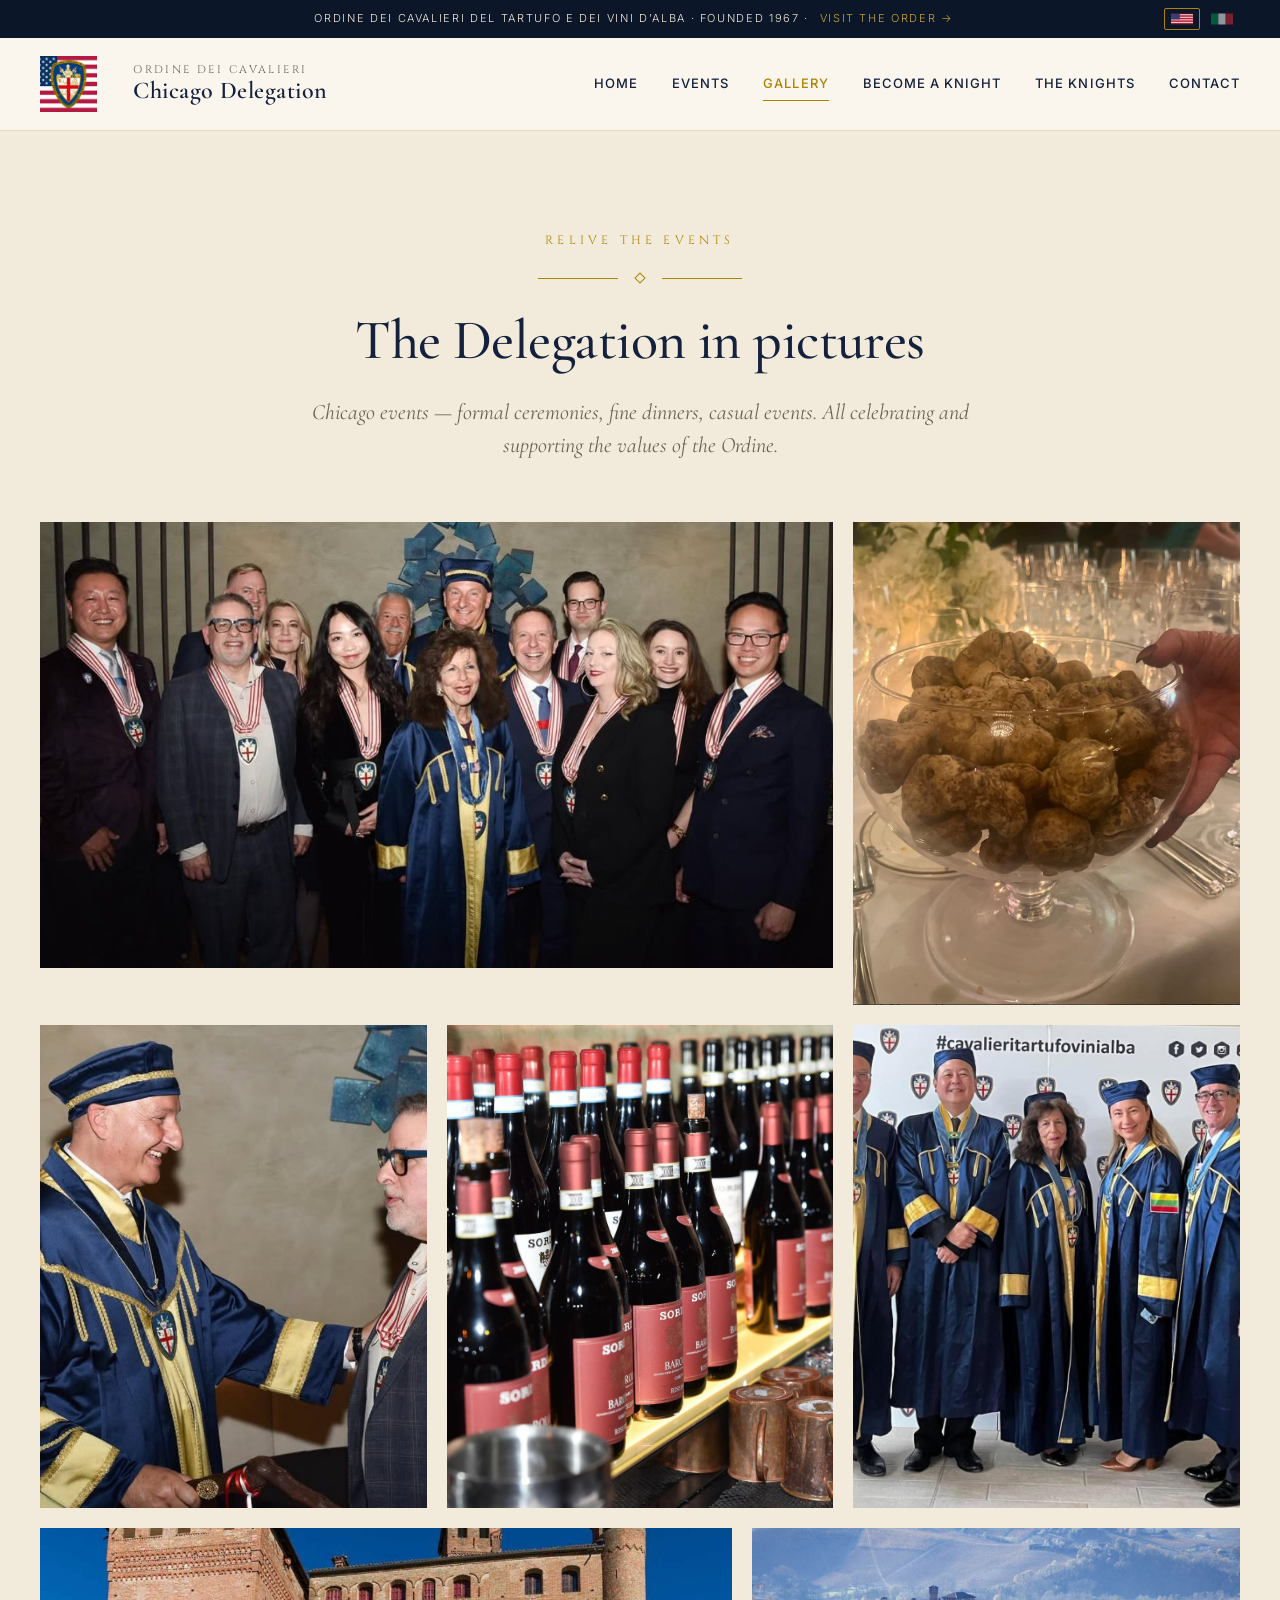
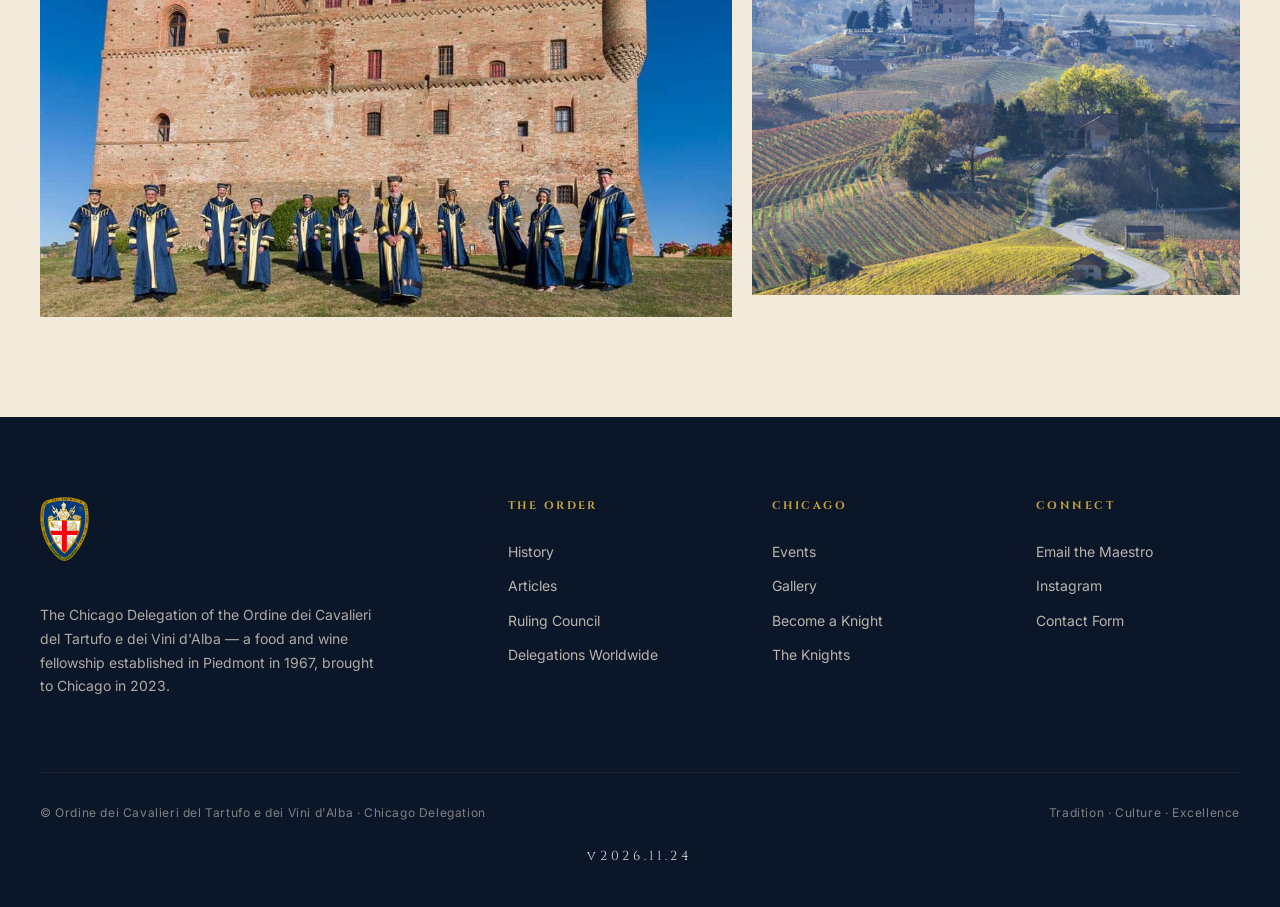
<file: gallery/index.html>
<!DOCTYPE html>
<html lang="en">
<head>
<meta charset="UTF-8">
<meta name="viewport" content="width=device-width, initial-scale=1.0">
<meta name="build-version" content="2026.11.24">
<meta name="description" content="A visual record of recent Chicago Delegation gatherings.">
<title>Gallery — Chicago Delegation</title>
<link rel="preconnect" href="https://fonts.googleapis.com">
<link rel="preconnect" href="https://fonts.gstatic.com" crossorigin>
<link href="https://fonts.googleapis.com/css2?family=Cormorant+Garamond:ital,wght@0,400;0,500;0,600;0,700;1,400;1,500&family=Inter:wght@300;400;500;600&family=Cinzel:wght@400;500;600&display=swap" rel="stylesheet">
<link rel="canonical" href="https://knightsofalbachicago.org/gallery/">
<link rel="icon" href="../favicon.ico" sizes="any">
<link rel="apple-touch-icon" href="../apple-touch-icon.png">
<link rel="manifest" href="../site.webmanifest">
<link rel="stylesheet" href="../assets/styles/main.css">
</head>
<body>

<!-- TOP STRIP -->
<div class="topstrip">
  <div class="topstrip-inner">
    <div class="topstrip-spacer"></div>
    <div class="topstrip-text">
      <span data-i18n="topstrip.line">Ordine dei Cavalieri del Tartufo e dei Vini d'Alba · Founded 1967</span> · 
      <a href="https://www.cavalierideltartufo.it/en/" target="_blank" data-i18n="topstrip.link">Visit the Order →</a>
    </div>
    <div class="lang-switch" role="group" aria-label="Language">
      <button class="lang-btn active" data-lang="en" aria-label="English" title="English">
        <svg viewBox="0 0 60 30" xmlns="http://www.w3.org/2000/svg">
          <clipPath id="us-c"><rect width="60" height="30"/></clipPath>
          <g clip-path="url(#us-c)">
            <rect width="60" height="30" fill="#B22234"/>
            <path d="M0,3.46h60M0,10.38h60M0,17.31h60M0,24.23h60" stroke="#FFF" stroke-width="2.31"/>
            <rect width="24" height="16.15" fill="#3C3B6E"/>
          </g>
        </svg>
      </button>
      <button class="lang-btn" data-lang="it" aria-label="Italiano" title="Italiano">
        <svg viewBox="0 0 60 30" xmlns="http://www.w3.org/2000/svg">
          <rect width="20" height="30" fill="#009246"/>
          <rect x="20" width="20" height="30" fill="#FFF"/>
          <rect x="40" width="20" height="30" fill="#CE2B37"/>
        </svg>
      </button>
    </div>
  </div>
</div>

<!-- HEADER -->
<header>
  <div class="header-inner">
    <a class="brand" href="../index.html">
      <img src="../assets/brand/ordine-us-square.png" alt="Ordine dei Cavalieri del Tartufo e dei Vini d'Alba">
      <div class="brand-text">
        <span class="order" data-i18n="brand.order">Ordine dei Cavalieri</span>
        <span class="city" data-i18n="brand.city">Chicago Delegation</span>
      </div>
    </a>
    <nav class="primary">
      <a class="nav-link" href="../index.html" data-i18n="nav.home">Home</a>
      <a class="nav-link" href="../events/" data-i18n="nav.events">Events</a>
      <a class="nav-link" href="../gallery/" data-i18n="nav.gallery">Gallery</a>
      <a class="nav-link" href="../become-a-knight/" data-i18n="nav.knight">Become a Knight</a>
      <a class="nav-link" href="../the-knights/" data-i18n="nav.knights">The Knights</a>
      <a class="nav-link" href="../contact/" data-i18n="nav.contact">Contact</a>
    </nav>
  </div>
</header>

  <section class="block past-gallery">
    <div class="section-head">
      <div class="eyebrow" data-i18n="gal.eyebrow">Relive the Events</div>
      <div class="ornament"><span class="line"></span><span class="diamond"></span><span class="line"></span></div>
      <h2 data-i18n="gal.title">The Delegation in pictures</h2>
      <p class="lede" data-i18n="gal.lede">Chicago events — formal ceremonies, fine dinners, casual events. All celebrating and supporting the values of the Ordine.</p>
    </div>

    <div class="gallery-grid">
      <div class="gallery-item gal-1">
        <img src="../assets/heritage/chicago-induction.png" alt="Chicago Delegation with Maestro Georgia Marsh">
        <div class="caption">
          <div class="label" data-i18n="gal.1.label">Investiture · Chicago · 2024</div>
          <h5 data-i18n="gal.1.title">New Knights of the Chicago Delegation, with Maestro Georgia Marsh</h5>
        </div>
      </div>
      <div class="gallery-item gal-2">
        <img src="../assets/heritage/white-truffles.png" alt="White truffles">
        <div class="caption">
          <div class="label" data-i18n="gal.2.label">Alba · 2024</div>
          <h5 data-i18n="gal.2.title">His Majesty, the Alba White Truffle</h5>
        </div>
      </div>
      <div class="gallery-item gal-3">
        <img src="../assets/heritage/investiture-ceremony.png" alt="Investiture ceremony">
        <div class="caption">
          <div class="label" data-i18n="gal.3.label">The Rite of Investiture</div>
          <h5 data-i18n="gal.3.title">A new Knight receives the medallion</h5>
        </div>
      </div>
      <div class="gallery-item gal-4">
        <img src="../assets/heritage/barolo-tasting.png" alt="Barolo Riserva">
        <div class="caption">
          <div class="label" data-i18n="gal.4.label">Tasting · River North · 2025</div>
          <h5 data-i18n="gal.4.title">A vertical of Sordo Barolo Riserva</h5>
        </div>
      </div>
      <div class="gallery-item gal-5">
        <img src="../assets/heritage/international-robes.png" alt="International delegations in full robes">
        <div class="caption">
          <div class="label" data-i18n="gal.5.label">Grinzane Cavour · 2025</div>
          <h5 data-i18n="gal.5.title">The Order's international Maestri convene at the Castle</h5>
        </div>
      </div>
      <div class="gallery-item gal-6">
        <img src="../assets/heritage/castle-council.png" alt="Council at Castello di Grinzane Cavour">
        <div class="caption">
          <div class="label" data-i18n="gal.6.label">Headquarters · Piedmont</div>
          <h5 data-i18n="gal.6.title">The Ruling Council at the Castle of Grinzane Cavour</h5>
        </div>
      </div>
      <div class="gallery-item gal-7">
        <img src="../assets/heritage/castle.jpg" alt="Castello di Grinzane Cavour amid the vineyards">
        <div class="caption">
          <div class="label" data-i18n="gal.7.label">The Langhe · UNESCO World Heritage</div>
          <h5 data-i18n="gal.7.title">Home of the Order, since 1967</h5>
        </div>
      </div>
    </div>
  </section>


<!-- FOOTER -->
<footer>
  <div class="footer-inner">
    <div class="footer-top">
      <div class="footer-brand">
        <img src="../assets/brand/logo-cavalieri-tartufo.png" alt="Ordine dei Cavalieri del Tartufo e dei Vini d'Alba">
        <p data-i18n="footer.brand">The Chicago Delegation of the Ordine dei Cavalieri del Tartufo e dei Vini d'Alba — a food and wine fellowship established in Piedmont in 1967, brought to Chicago in 2023.</p>
      </div>
      <div class="footer-col">
        <h5 data-i18n="footer.order">The Order</h5>
        <a href="https://www.cavalierideltartufo.it/en/la-storia/" target="_blank" data-i18n="footer.history">History</a>
        <a href="https://www.cavalierideltartufo.it/en/statuto/" target="_blank" data-i18n="footer.articles">Articles</a>
        <a href="https://www.cavalierideltartufo.it/en/consiglio-reggitore/" target="_blank" data-i18n="footer.council">Ruling Council</a>
        <a href="https://www.cavalierideltartufo.it/en/delegazioni-estere/" target="_blank" data-i18n="footer.delegations">Delegations Worldwide</a>
      </div>
      <div class="footer-col">
        <h5 data-i18n="footer.chicago">Chicago</h5>
        <a href="../events/" data-i18n="nav.events">Events</a>
        <a href="../gallery/" data-i18n="nav.gallery">Gallery</a>
        <a href="../become-a-knight/" data-i18n="nav.knight">Become a Knight</a>
        <a href="../the-knights/" data-i18n="nav.knights">The Knights</a>
      </div>
      <div class="footer-col">
        <h5 data-i18n="footer.connect">Connect</h5>
        <a href="mailto:chicagomaster@cavalierdeltartufo.it" data-i18n="footer.email">Email the Maestro</a>
        <a href="https://www.instagram.com/knightsofalba_chicago/" target="_blank" data-i18n="footer.ig">Instagram</a>
        <a href="../contact/" data-i18n="footer.form">Contact Form</a>
      </div>
    </div>
    <div class="footer-bottom">
      <span data-i18n="footer.copy">© Ordine dei Cavalieri del Tartufo e dei Vini d'Alba · Chicago Delegation</span>
      <span data-i18n="footer.motto">Tradition · Culture · Excellence</span>
    </div>
    <div class="footer-version">v2026.11.24</div>
  </div>
</footer>


<script src="../assets/scripts/i18n.js"></script>

</body>
</html>
</file>
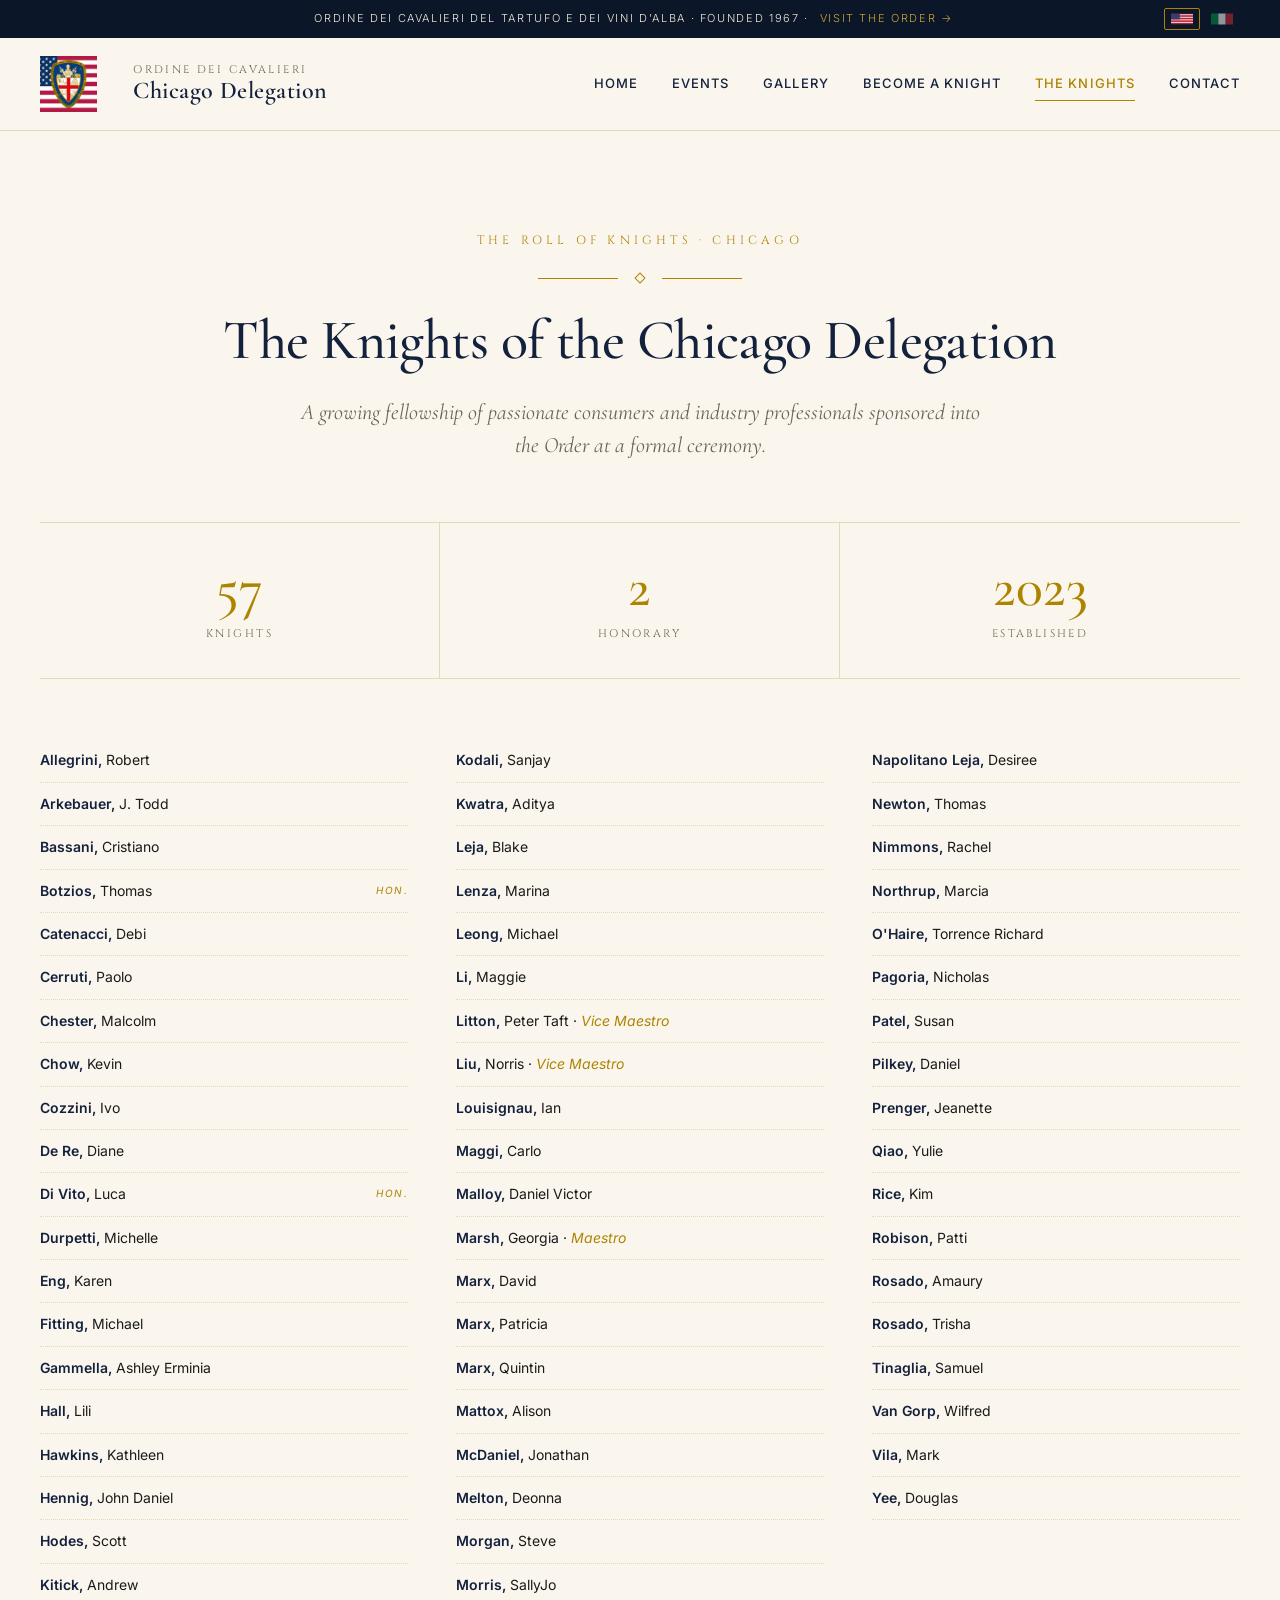
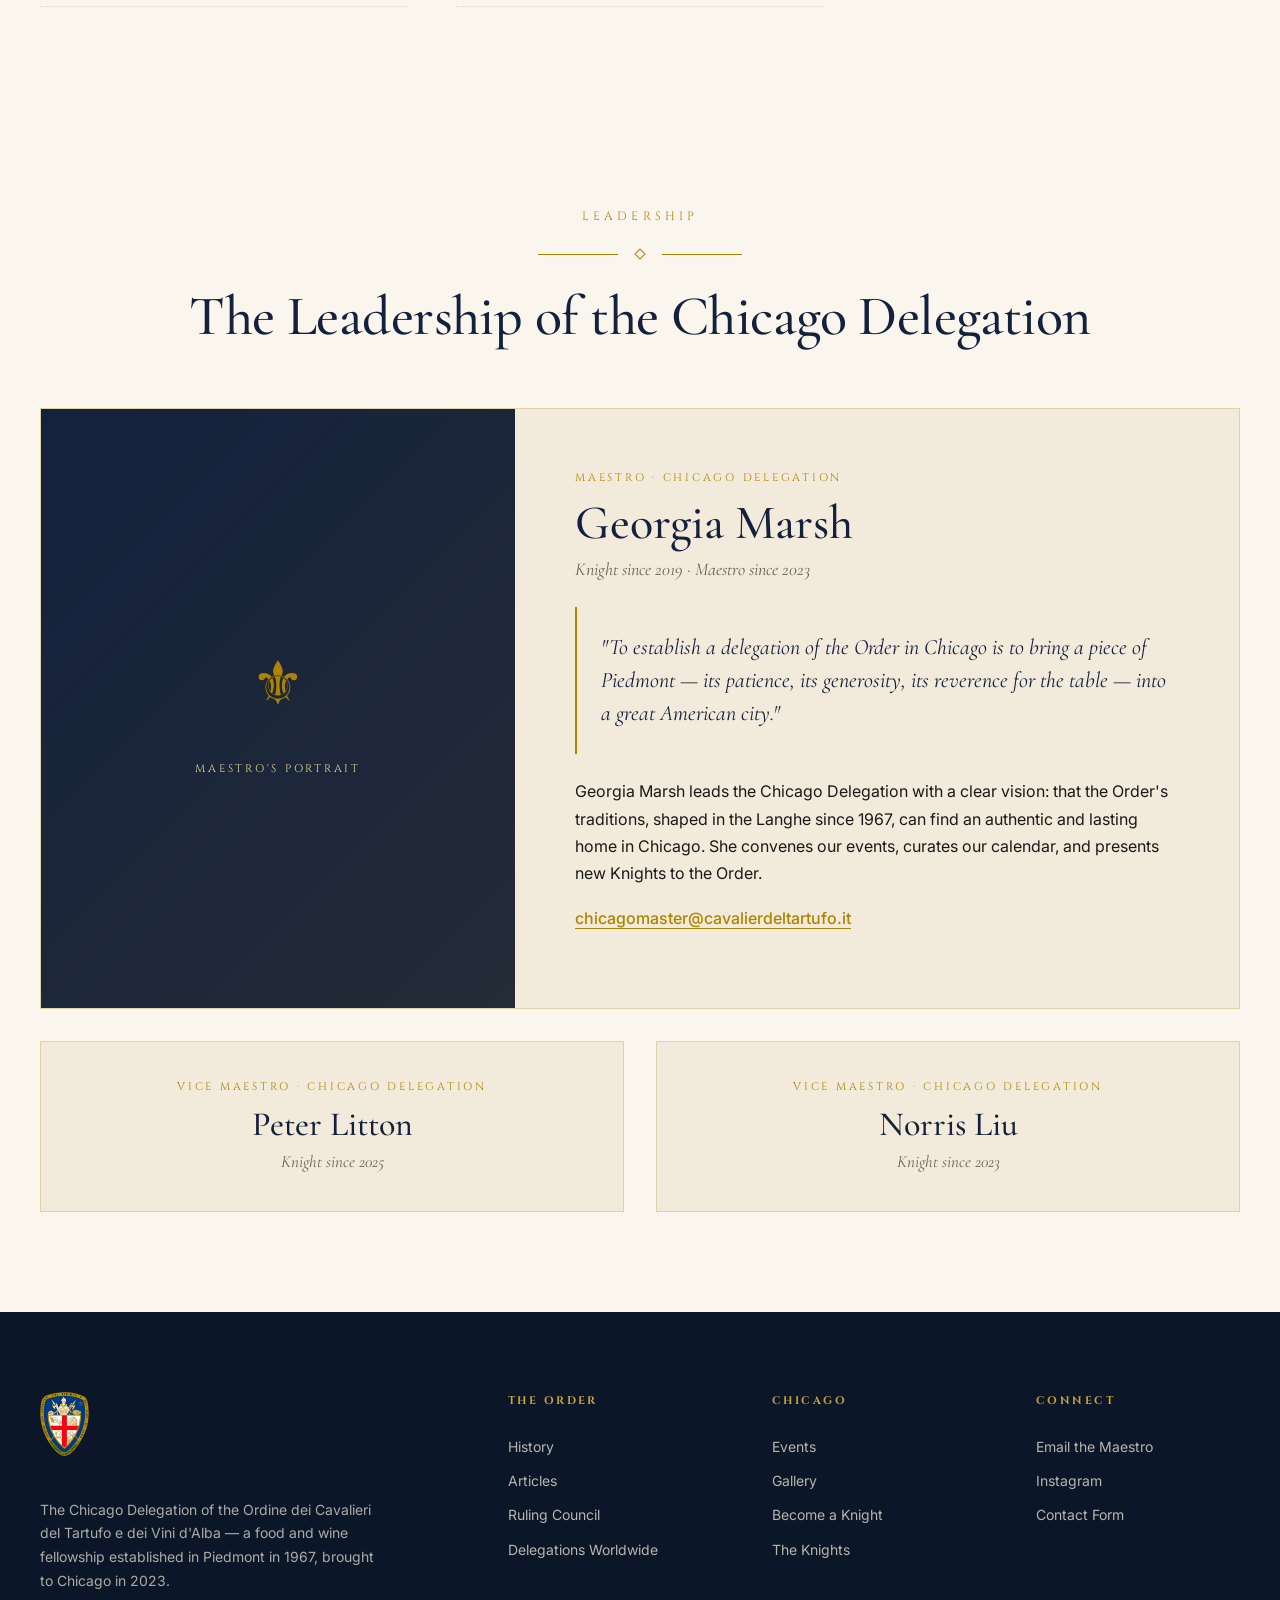
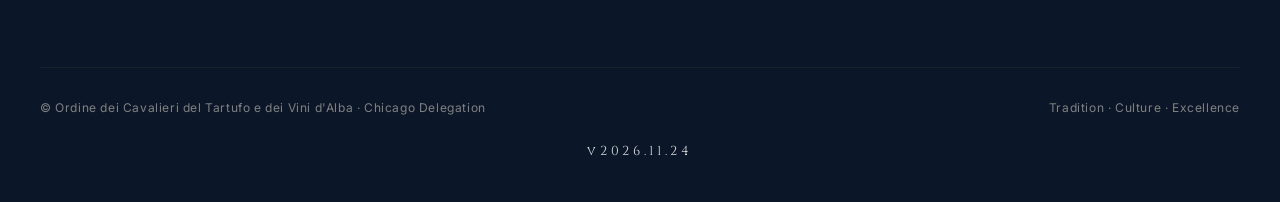
<file: the-knights/index.html>
<!DOCTYPE html>
<html lang="en">
<head>
<meta charset="UTF-8">
<meta name="viewport" content="width=device-width, initial-scale=1.0">
<meta name="build-version" content="2026.11.24">
<meta name="description" content="The Knights of the Chicago Delegation.">
<title>The Knights — Chicago Delegation</title>
<link rel="preconnect" href="https://fonts.googleapis.com">
<link rel="preconnect" href="https://fonts.gstatic.com" crossorigin>
<link href="https://fonts.googleapis.com/css2?family=Cormorant+Garamond:ital,wght@0,400;0,500;0,600;0,700;1,400;1,500&family=Inter:wght@300;400;500;600&family=Cinzel:wght@400;500;600&display=swap" rel="stylesheet">
<link rel="canonical" href="https://knightsofalbachicago.org/the-knights/">
<link rel="icon" href="../favicon.ico" sizes="any">
<link rel="apple-touch-icon" href="../apple-touch-icon.png">
<link rel="manifest" href="../site.webmanifest">
<link rel="stylesheet" href="../assets/styles/main.css">
</head>
<body>

<!-- TOP STRIP -->
<div class="topstrip">
  <div class="topstrip-inner">
    <div class="topstrip-spacer"></div>
    <div class="topstrip-text">
      <span data-i18n="topstrip.line">Ordine dei Cavalieri del Tartufo e dei Vini d'Alba · Founded 1967</span> · 
      <a href="https://www.cavalierideltartufo.it/en/" target="_blank" data-i18n="topstrip.link">Visit the Order →</a>
    </div>
    <div class="lang-switch" role="group" aria-label="Language">
      <button class="lang-btn active" data-lang="en" aria-label="English" title="English">
        <svg viewBox="0 0 60 30" xmlns="http://www.w3.org/2000/svg">
          <clipPath id="us-c"><rect width="60" height="30"/></clipPath>
          <g clip-path="url(#us-c)">
            <rect width="60" height="30" fill="#B22234"/>
            <path d="M0,3.46h60M0,10.38h60M0,17.31h60M0,24.23h60" stroke="#FFF" stroke-width="2.31"/>
            <rect width="24" height="16.15" fill="#3C3B6E"/>
          </g>
        </svg>
      </button>
      <button class="lang-btn" data-lang="it" aria-label="Italiano" title="Italiano">
        <svg viewBox="0 0 60 30" xmlns="http://www.w3.org/2000/svg">
          <rect width="20" height="30" fill="#009246"/>
          <rect x="20" width="20" height="30" fill="#FFF"/>
          <rect x="40" width="20" height="30" fill="#CE2B37"/>
        </svg>
      </button>
    </div>
  </div>
</div>

<!-- HEADER -->
<header>
  <div class="header-inner">
    <a class="brand" href="../index.html">
      <img src="../assets/brand/ordine-us-square.png" alt="Ordine dei Cavalieri del Tartufo e dei Vini d'Alba">
      <div class="brand-text">
        <span class="order" data-i18n="brand.order">Ordine dei Cavalieri</span>
        <span class="city" data-i18n="brand.city">Chicago Delegation</span>
      </div>
    </a>
    <nav class="primary">
      <a class="nav-link" href="../index.html" data-i18n="nav.home">Home</a>
      <a class="nav-link" href="../events/" data-i18n="nav.events">Events</a>
      <a class="nav-link" href="../gallery/" data-i18n="nav.gallery">Gallery</a>
      <a class="nav-link" href="../become-a-knight/" data-i18n="nav.knight">Become a Knight</a>
      <a class="nav-link active" href="../the-knights/" data-i18n="nav.knights">The Knights</a>
      <a class="nav-link" href="../contact/" data-i18n="nav.contact">Contact</a>
    </nav>
  </div>
</header>

  <section class="block roster">
    <div class="section-head">
      <div class="eyebrow" data-i18n="roster.eyebrow">The Roll of Knights · Chicago</div>
      <div class="ornament"><span class="line"></span><span class="diamond"></span><span class="line"></span></div>
      <h2 data-i18n="roster.title">The Knights of the Chicago Delegation</h2>
      <p class="lede" data-i18n="roster.lede">A growing fellowship of passionate consumers and industry professionals sponsored into the Order at a formal ceremony.</p>
    </div>

    <div class="roster-stats">
      <div class="stat"><div class="num">57</div><div class="label" data-i18n="roster.stat.knights">Knights</div></div>
      <div class="stat"><div class="num">2</div><div class="label" data-i18n="roster.stat.honorary">Honorary</div></div>
      <div class="stat"><div class="num">2023</div><div class="label" data-i18n="roster.stat.est">Established</div></div>
    </div>

    <div class="roster-list">
      <span class="roster-name"><span class="surname">Allegrini,</span> Robert</span>
      <span class="roster-name"><span class="surname">Arkebauer,</span> J. Todd</span>
      <span class="roster-name"><span class="surname">Bassani,</span> Cristiano</span>
      <span class="roster-name"><span class="surname">Botzios,</span> Thomas <span class="honorary">Hon.</span></span>
      <span class="roster-name"><span class="surname">Catenacci,</span> Debi</span>
      <span class="roster-name"><span class="surname">Cerruti,</span> Paolo</span>
      <span class="roster-name"><span class="surname">Chester,</span> Malcolm</span>
      <span class="roster-name"><span class="surname">Chow,</span> Kevin</span>
      <span class="roster-name"><span class="surname">Cozzini,</span> Ivo</span>
      <span class="roster-name"><span class="surname">De Re,</span> Diane</span>
      <span class="roster-name"><span class="surname">Di Vito,</span> Luca <span class="honorary">Hon.</span></span>
      <span class="roster-name"><span class="surname">Durpetti,</span> Michelle</span>
      <span class="roster-name"><span class="surname">Eng,</span> Karen</span>
      <span class="roster-name"><span class="surname">Fitting,</span> Michael</span>
      <span class="roster-name"><span class="surname">Gammella,</span> Ashley Erminia</span>
      <span class="roster-name"><span class="surname">Hall,</span> Lili</span>
      <span class="roster-name"><span class="surname">Hawkins,</span> Kathleen</span>
      <span class="roster-name"><span class="surname">Hennig,</span> John Daniel</span>
      <span class="roster-name"><span class="surname">Hodes,</span> Scott</span>
      <span class="roster-name"><span class="surname">Kitick,</span> Andrew</span>
      <span class="roster-name"><span class="surname">Kodali,</span> Sanjay</span>
      <span class="roster-name"><span class="surname">Kwatra,</span> Aditya</span>
      <span class="roster-name"><span class="surname">Leja,</span> Blake</span>
      <span class="roster-name"><span class="surname">Lenza,</span> Marina</span>
      <span class="roster-name"><span class="surname">Leong,</span> Michael</span>
      <span class="roster-name"><span class="surname">Li,</span> Maggie</span>
      <span class="roster-name"><span class="surname">Litton,</span> Peter Taft · <em style="color:var(--ordine-gold)">Vice Maestro</em></span>
      <span class="roster-name"><span class="surname">Liu,</span> Norris · <em style="color:var(--ordine-gold)">Vice Maestro</em></span>
      <span class="roster-name"><span class="surname">Louisignau,</span> Ian</span>
      <span class="roster-name"><span class="surname">Maggi,</span> Carlo</span>
      <span class="roster-name"><span class="surname">Malloy,</span> Daniel Victor</span>
      <span class="roster-name"><span class="surname">Marsh,</span> Georgia · <em style="color:var(--ordine-gold)">Maestro</em></span>
      <span class="roster-name"><span class="surname">Marx,</span> David</span>
      <span class="roster-name"><span class="surname">Marx,</span> Patricia</span>
      <span class="roster-name"><span class="surname">Marx,</span> Quintin</span>
      <span class="roster-name"><span class="surname">Mattox,</span> Alison</span>
      <span class="roster-name"><span class="surname">McDaniel,</span> Jonathan</span>
      <span class="roster-name"><span class="surname">Melton,</span> Deonna</span>
      <span class="roster-name"><span class="surname">Morgan,</span> Steve</span>
      <span class="roster-name"><span class="surname">Morris,</span> SallyJo</span>
      <span class="roster-name"><span class="surname">Napolitano Leja,</span> Desiree</span>
      <span class="roster-name"><span class="surname">Newton,</span> Thomas</span>
      <span class="roster-name"><span class="surname">Nimmons,</span> Rachel</span>
      <span class="roster-name"><span class="surname">Northrup,</span> Marcia</span>
      <span class="roster-name"><span class="surname">O'Haire,</span> Torrence Richard</span>
      <span class="roster-name"><span class="surname">Pagoria,</span> Nicholas</span>
      <span class="roster-name"><span class="surname">Patel,</span> Susan</span>
      <span class="roster-name"><span class="surname">Pilkey,</span> Daniel</span>
      <span class="roster-name"><span class="surname">Prenger,</span> Jeanette</span>
      <span class="roster-name"><span class="surname">Qiao,</span> Yulie</span>
      <span class="roster-name"><span class="surname">Rice,</span> Kim</span>
      <span class="roster-name"><span class="surname">Robison,</span> Patti</span>
      <span class="roster-name"><span class="surname">Rosado,</span> Amaury</span>
      <span class="roster-name"><span class="surname">Rosado,</span> Trisha</span>
      <span class="roster-name"><span class="surname">Tinaglia,</span> Samuel</span>
      <span class="roster-name"><span class="surname">Van Gorp,</span> Wilfred</span>
      <span class="roster-name"><span class="surname">Vila,</span> Mark</span>
      <span class="roster-name"><span class="surname">Yee,</span> Douglas</span>
    </div>
  </section>

  <!-- LEADERSHIP -->
  <section class="block leadership">
    <div class="section-head">
      <div class="eyebrow" data-i18n="leader.eyebrow">Leadership</div>
      <div class="ornament"><span class="line"></span><span class="diamond"></span><span class="line"></span></div>
      <h2 data-i18n="leader.title">The Leadership of the Chicago Delegation</h2>
    </div>
    <div class="leader-card">
      <div class="leader-photo">
        <div class="placeholder">
          <div class="crest">⚜</div>
          <span data-i18n="leader.portrait">Maestro's Portrait</span>
        </div>
      </div>
      <div class="leader-body">
        <div class="role" data-i18n="leader.role">Maestro · Chicago Delegation</div>
        <h3>Georgia Marsh</h3>
        <div class="since" data-i18n="leader.since">Knight since 2019 · Maestro since 2023</div>
        <div class="quote" data-i18n="leader.quote">"To establish a delegation of the Order in Chicago is to bring a piece of Piedmont — its patience, its generosity, its reverence for the table — into a great American city."</div>
        <p data-i18n="leader.bio">Georgia Marsh leads the Chicago Delegation with a clear vision: that the Order's traditions, shaped in the Langhe since 1967, can find an authentic and lasting home in Chicago. She convenes our events, curates our calendar, and presents new Knights to the Order.</p>
        <p style="margin-top:18px"><a href="mailto:chicagomaster@cavalierdeltartufo.it" style="color:var(--ordine-gold); text-decoration:none; border-bottom:1px solid var(--ordine-gold); font-weight:500;">chicagomaster@cavalierdeltartufo.it</a></p>
      </div>
    </div>
    <div class="leader-vps">
      <div class="vp-card">
        <div class="role" data-i18n="leader.vp.role">Vice Maestro &middot; Chicago Delegation</div>
        <h3>Peter Litton</h3>
        <div class="since" data-i18n="leader.vp1.since">Knight since 2025</div>
      </div>
      <div class="vp-card">
        <div class="role" data-i18n="leader.vp.role">Vice Maestro &middot; Chicago Delegation</div>
        <h3>Norris Liu</h3>
        <div class="since" data-i18n="leader.vp2.since">Knight since 2023</div>
      </div>
    </div>
  </section>


<!-- FOOTER -->
<footer>
  <div class="footer-inner">
    <div class="footer-top">
      <div class="footer-brand">
        <img src="../assets/brand/logo-cavalieri-tartufo.png" alt="Ordine dei Cavalieri del Tartufo e dei Vini d'Alba">
        <p data-i18n="footer.brand">The Chicago Delegation of the Ordine dei Cavalieri del Tartufo e dei Vini d'Alba — a food and wine fellowship established in Piedmont in 1967, brought to Chicago in 2023.</p>
      </div>
      <div class="footer-col">
        <h5 data-i18n="footer.order">The Order</h5>
        <a href="https://www.cavalierideltartufo.it/en/la-storia/" target="_blank" data-i18n="footer.history">History</a>
        <a href="https://www.cavalierideltartufo.it/en/statuto/" target="_blank" data-i18n="footer.articles">Articles</a>
        <a href="https://www.cavalierideltartufo.it/en/consiglio-reggitore/" target="_blank" data-i18n="footer.council">Ruling Council</a>
        <a href="https://www.cavalierideltartufo.it/en/delegazioni-estere/" target="_blank" data-i18n="footer.delegations">Delegations Worldwide</a>
      </div>
      <div class="footer-col">
        <h5 data-i18n="footer.chicago">Chicago</h5>
        <a href="../events/" data-i18n="nav.events">Events</a>
        <a href="../gallery/" data-i18n="nav.gallery">Gallery</a>
        <a href="../become-a-knight/" data-i18n="nav.knight">Become a Knight</a>
        <a href="../the-knights/" data-i18n="nav.knights">The Knights</a>
      </div>
      <div class="footer-col">
        <h5 data-i18n="footer.connect">Connect</h5>
        <a href="mailto:chicagomaster@cavalierdeltartufo.it" data-i18n="footer.email">Email the Maestro</a>
        <a href="https://www.instagram.com/knightsofalba_chicago/" target="_blank" data-i18n="footer.ig">Instagram</a>
        <a href="../contact/" data-i18n="footer.form">Contact Form</a>
      </div>
    </div>
    <div class="footer-bottom">
      <span data-i18n="footer.copy">© Ordine dei Cavalieri del Tartufo e dei Vini d'Alba · Chicago Delegation</span>
      <span data-i18n="footer.motto">Tradition · Culture · Excellence</span>
    </div>
    <div class="footer-version">v2026.11.24</div>
  </div>
</footer>


<script src="../assets/scripts/i18n.js"></script>

</body>
</html>
</file>
<file: assets/styles/main.css>
:root{
    --ordine-gold: #AD8400;
    --ordine-gold-light: #C9A538;
    --ordine-gold-pale: #E8D89A;
    --navy: #14213D;
    --navy-deep: #0B1628;
    --ivory: #FAF6EE;
    --ivory-warm: #F2EADA;
    --crimson: #7A1F26;
    --ink: #1A1A1A;
    --muted: #6B6357;
    --line: rgba(173, 132, 0, 0.25);
  }
  *,*::before,*::after{box-sizing:border-box}
  html{scroll-behavior:smooth}
  body{
    margin:0;
    font-family:'Inter', sans-serif;
    background:var(--ivory);
    color:var(--ink);
    line-height:1.6;
    -webkit-font-smoothing:antialiased;
  }

  /* TOP STRIP */
  .topstrip{
    background:var(--navy-deep);
    color:var(--ivory-warm);
    font-size:11px;
    letter-spacing:0.15em;
    text-transform:uppercase;
    padding:8px 0;
    font-weight:300;
  }
  .topstrip-inner{
    max-width:1280px;
    margin:0 auto;
    padding:0 40px;
    display:flex;
    align-items:center;
    justify-content:space-between;
    gap:24px;
  }
  .topstrip-text{
    flex:1;
    text-align:center;
  }
  .topstrip-spacer{
    width:64px; /* mirrors lang switcher width for visual balance */
    flex-shrink:0;
  }
  .topstrip a{color:var(--ordine-gold-light); text-decoration:none; margin-left:6px}

  /* LANGUAGE SWITCHER */
  .lang-switch{
    display:flex;
    align-items:center;
    gap:4px;
    flex-shrink:0;
  }
  .lang-btn{
    background:transparent;
    border:1px solid transparent;
    padding:3px 6px;
    cursor:pointer;
    border-radius:2px;
    transition:all 0.2s ease;
    line-height:0;
    opacity:0.55;
    font-family:inherit;
  }
  .lang-btn:hover{opacity:0.9}
  .lang-btn.active{
    opacity:1;
    border-color:var(--ordine-gold);
  }
  .lang-btn svg{
    display:block;
    width:22px;
    height:14px;
    border-radius:1px;
  }

  /* HEADER */
  header{
    background:var(--ivory);
    border-bottom:1px solid var(--line);
    position:sticky; top:0; z-index:100;
    backdrop-filter: blur(8px);
    background:rgba(250, 246, 238, 0.95);
  }
  .header-inner{
    max-width:1280px; margin:0 auto;
    display:flex; align-items:center; justify-content:space-between;
    padding:18px 40px;
  }
  .brand{display:flex; align-items:center; gap:18px; text-decoration:none; color:var(--ink)}
  .brand img{height:56px; width:auto; margin-right:18px}
  .brand-text{display:flex; flex-direction:column; line-height:1.15}
  .brand-text .order{
    font-family:'Cinzel', serif;
    font-size:11px;
    letter-spacing:0.22em;
    color:var(--muted);
    text-transform:uppercase;
  }
  .brand-text .city{
    font-family:'Cormorant Garamond', serif;
    font-size:24px;
    font-weight:600;
    color:var(--navy);
    letter-spacing:0.02em;
  }
  nav.primary{display:flex}
  nav.primary a{
    margin-left:34px;
    text-decoration:none;
    color:var(--navy);
    font-size:13px;
    font-weight:500;
    letter-spacing:0.08em;
    text-transform:uppercase;
    padding:6px 0;
    border-bottom:1.5px solid transparent;
    transition:all 0.2s ease;
    cursor:pointer;
  }
  nav.primary a:first-child{margin-left:0}
  nav.primary a:hover,nav.primary a.active{
    color:var(--ordine-gold);
    border-bottom-color:var(--ordine-gold);
  }

  /* PAGE SECTIONS */
  .page{display:none; animation:fadeIn 0.4s ease}
  .page.active{display:block}
  @keyframes fadeIn{
    from{opacity:0; transform:translateY(8px)}
    to{opacity:1; transform:translateY(0)}
  }

  /* HERO */
  .hero{
    position:relative;
    min-height:680px;
    max-height:880px;
    height:78vh;
    background:
      linear-gradient(180deg, rgba(11,22,40,0.55) 0%, rgba(11,22,40,0.75) 100%),
      url('assets/heritage/white-truffles.png') center/cover no-repeat;
    display:flex; align-items:center; justify-content:center;
    color:var(--ivory);
    text-align:center;
    padding:80px 40px;
  }
  .hero-content{max-width:840px}
  .eyebrow{
    font-family:'Cinzel', serif;
    font-size:12px;
    letter-spacing:0.35em;
    color:var(--ordine-gold-light);
    text-transform:uppercase;
    margin-bottom:24px;
  }
  .ornament{
    display:flex; align-items:center; justify-content:center;
    gap:18px; margin:18px 0 28px;
  }
  .ornament .line{height:1px; width:80px; background:var(--ordine-gold-light)}
  .ornament .diamond{
    width:8px; height:8px; transform:rotate(45deg);
    border:1px solid var(--ordine-gold-light);
  }
  h1.hero-title{
    font-family:'Cormorant Garamond', serif;
    font-size:clamp(48px, 7vw, 88px);
    font-weight:500;
    line-height:1.05;
    margin:0 0 24px;
    letter-spacing:-0.01em;
  }
  h1.hero-title em{
    font-style:italic;
    color:var(--ordine-gold-light);
    font-weight:400;
  }
  .hero-sub{
    font-size:18px;
    line-height:1.7;
    font-weight:300;
    max-width:640px;
    margin:0 auto 40px;
    opacity:0.92;
  }
  .cta-row{display:flex; gap:16px; justify-content:center; flex-wrap:wrap}
  .btn{
    display:inline-block;
    padding:14px 32px;
    font-size:12px;
    letter-spacing:0.18em;
    text-transform:uppercase;
    font-weight:600;
    text-decoration:none;
    border:1px solid var(--ordine-gold-light);
    color:var(--ivory);
    background:transparent;
    cursor:pointer;
    transition:all 0.25s ease;
    font-family:'Inter', sans-serif;
  }
  .btn:hover{background:var(--ordine-gold); border-color:var(--ordine-gold); color:var(--ivory)}
  .btn.primary{background:var(--ordine-gold); border-color:var(--ordine-gold)}
  .btn.primary:hover{background:var(--ordine-gold-light); border-color:var(--ordine-gold-light)}
  .btn.dark{color:var(--navy); border-color:var(--navy)}
  .btn.dark:hover{background:var(--navy); color:var(--ivory)}

  /* SECTION BASE */
  section.block{padding:100px 40px; max-width:1280px; margin:0 auto}
  section.block.tight{padding:60px 40px}
  .section-head{text-align:center; margin-bottom:60px}
  .section-head .eyebrow{color:var(--ordine-gold)}
  .section-head h2{
    font-family:'Cormorant Garamond', serif;
    font-size:clamp(36px, 5vw, 56px);
    font-weight:500;
    color:var(--navy);
    margin:8px 0 0;
    letter-spacing:-0.01em;
    line-height:1.1;
  }
  .section-head .ornament .line{background:var(--ordine-gold)}
  .section-head .ornament .diamond{border-color:var(--ordine-gold)}
  .section-head .lede{
    font-family:'Cormorant Garamond', serif;
    font-size:22px;
    font-style:italic;
    color:var(--muted);
    max-width:680px;
    margin:24px auto 0;
    line-height:1.5;
  }

  /* MISSION SECTION */
  .mission{background:var(--ivory-warm); position:relative; overflow:hidden}
  .mission::before{
    content:""; position:absolute; top:0; left:0; right:0; height:1px;
    background:linear-gradient(90deg, transparent, var(--ordine-gold), transparent);
  }
  .mission-grid{
    display:grid;
    grid-template-columns:1fr 1fr;
    gap:80px;
    align-items:center;
  }
  .mission-text h2{margin-top:8px}
  .mission-text p{
    font-size:17px; line-height:1.8; color:var(--ink); margin-bottom:18px;
  }
  .mission-text p.intro{
    font-family:'Cormorant Garamond', serif;
    font-size:24px;
    font-style:italic;
    color:var(--navy);
    line-height:1.5;
    margin-bottom:28px;
  }
  .mission-image{position:relative}
  .mission-image img{
    width:100%; height:560px; object-fit:cover;
    box-shadow:0 30px 60px -20px rgba(11,22,40,0.4);
  }
  .mission-image .badge{
    position:absolute; bottom:-30px; right:-30px;
    background:var(--navy); color:var(--ordine-gold-light);
    padding:24px 32px;
    font-family:'Cinzel', serif;
    font-size:11px;
    letter-spacing:0.22em;
    text-transform:uppercase;
    text-align:center;
    border:1px solid var(--ordine-gold);
  }
  .mission-image .badge strong{
    display:block;
    font-family:'Cormorant Garamond', serif;
    font-size:32px;
    color:var(--ivory);
    margin-top:6px;
    letter-spacing:0.02em;
  }

  /* PILLARS */
  .pillars{display:grid; grid-template-columns:repeat(3, 1fr); gap:40px; margin-top:60px}
  .pillar{
    text-align:center;
    padding:48px 32px;
    background:var(--ivory);
    border:1px solid var(--line);
    position:relative;
    transition:transform 0.3s ease, box-shadow 0.3s ease;
  }
  .pillar:hover{transform:translateY(-6px); box-shadow:0 20px 40px -15px rgba(11,22,40,0.2)}
  .pillar .icon{
    width:64px; height:64px; margin:0 auto 24px;
    display:flex; align-items:center; justify-content:center;
    color:var(--ordine-gold);
  }
  .pillar h3{
    font-family:'Cormorant Garamond', serif;
    font-size:28px; font-weight:500;
    color:var(--navy);
    margin:0 0 16px;
  }
  .pillar p{font-size:15px; line-height:1.7; color:var(--muted); margin:0}

  /* EVENTS */
  .events{background:var(--ivory)}
  .event-list{display:flex; flex-direction:column; gap:0}
  .event{
    display:grid;
    grid-template-columns:140px 1fr auto;
    gap:48px;
    align-items:center;
    padding:36px 0;
    border-bottom:1px solid var(--line);
    transition:background 0.2s ease;
    cursor:pointer;
  }
  .event:first-child{border-top:1px solid var(--line)}
  .event:hover{background:rgba(173,132,0,0.04)}
  .event-date{text-align:center}
  .event-date .month{
    font-family:'Cinzel', serif;
    font-size:11px;
    letter-spacing:0.22em;
    color:var(--ordine-gold);
    text-transform:uppercase;
  }
  .event-date .day{
    font-family:'Cormorant Garamond', serif;
    font-size:56px; font-weight:500;
    color:var(--navy);
    line-height:1;
    margin:6px 0;
  }
  .event-date .year{
    font-size:12px; color:var(--muted); letter-spacing:0.1em;
  }
  .event-body h4{
    font-family:'Cormorant Garamond', serif;
    font-size:26px; font-weight:600;
    color:var(--navy);
    margin:0 0 8px;
  }
  .event-body .venue{
    font-size:13px; letter-spacing:0.1em;
    color:var(--ordine-gold);
    text-transform:uppercase;
    margin-bottom:10px;
  }
  .event-body p{font-size:15px; color:var(--muted); margin:0; line-height:1.6}
  .event-cta{
    font-size:12px; letter-spacing:0.18em; text-transform:uppercase;
    font-weight:600; color:var(--navy);
    border:1px solid var(--navy); padding:12px 24px;
    transition:all 0.2s ease;
    white-space:nowrap;
  }
  .event:hover .event-cta{background:var(--navy); color:var(--ivory)}

  /* EVENTS PAGE — SECTION SEPARATION */
  .events-section{padding:80px 0 60px}
  .events-section + .events-section{border-top:1px solid var(--line); margin-top:40px}
  .events-section-head{
    text-align:center; margin-bottom:48px;
  }
  .events-section-head h3{
    font-family:'Cormorant Garamond', serif;
    font-size:clamp(28px, 4vw, 40px);
    font-weight:500;
    color:var(--navy);
    margin:0 0 12px;
    letter-spacing:-0.01em;
  }
  .events-section-head .sub{
    font-family:'Cormorant Garamond', serif;
    font-size:18px;
    font-style:italic;
    color:var(--muted);
    margin:0;
  }

  /* UPCOMING EMPTY STATE */
  .upcoming-empty{
    text-align:center;
    padding:60px 24px;
    background:var(--ivory-warm);
    border:1px solid var(--line);
    max-width:760px;
    margin:0 auto;
  }
  .upcoming-empty .crest{
    width:48px; height:auto;
    margin:0 auto 20px;
    opacity:0.6;
  }
  .upcoming-empty p{
    font-family:'Cormorant Garamond', serif;
    font-size:22px;
    font-style:italic;
    color:var(--navy);
    line-height:1.5;
    margin:0 0 18px;
    max-width:560px;
    margin-left:auto;
    margin-right:auto;
  }
  .upcoming-empty .sub{
    font-size:14px;
    color:var(--muted);
    margin:0;
  }
  .upcoming-empty .sub a{
    color:var(--ordine-gold);
    text-decoration:none;
    border-bottom:1px solid var(--ordine-gold);
  }

  /* PAST EVENT CARD (with photo) */
  .past-event{
    display:grid;
    grid-template-columns:1.1fr 1.4fr;
    gap:0;
    margin-bottom:48px;
    background:var(--ivory);
    border:1px solid var(--line);
    overflow:hidden;
    transition:transform 0.3s ease, box-shadow 0.3s ease;
    text-decoration:none;
    color:inherit;
    cursor:pointer;
  }
  .past-event:hover{
    transform:translateY(-4px);
    box-shadow:0 24px 48px -20px rgba(11,22,40,0.25);
  }
  .past-event-image{
    position:relative;
    min-height:380px;
    overflow:hidden;
    background:var(--navy);
  }
  .past-event-image img{
    width:100%; height:100%; object-fit:cover;
    display:block;
    transition:transform 0.6s ease;
  }
  .past-event:hover .past-event-image img{transform:scale(1.04)}
  .past-event-body{
    padding:48px 44px;
    display:flex;
    flex-direction:column;
    justify-content:center;
  }
  .past-event-body .date-pill{
    font-family:'Cinzel', serif;
    font-size:11px;
    letter-spacing:0.22em;
    color:var(--ordine-gold);
    text-transform:uppercase;
    margin-bottom:18px;
  }
  .past-event-body h4{
    font-family:'Cormorant Garamond', serif;
    font-size:34px;
    font-weight:500;
    color:var(--navy);
    margin:0 0 6px;
    line-height:1.15;
    letter-spacing:-0.01em;
  }
  .past-event-body .subtitle{
    font-family:'Cormorant Garamond', serif;
    font-size:20px;
    font-style:italic;
    color:var(--muted);
    margin:0 0 22px;
  }
  .past-event-body .venue{
    font-size:13px; letter-spacing:0.1em;
    color:var(--ordine-gold);
    text-transform:uppercase;
    margin-bottom:18px;
  }
  .past-event-body p{
    font-size:16px;
    line-height:1.7;
    color:var(--ink);
    margin:0 0 24px;
  }
  .past-event-body .read-more{
    font-family:'Cinzel', serif;
    font-size:12px;
    letter-spacing:0.2em;
    color:var(--navy);
    text-transform:uppercase;
    font-weight:600;
    border-bottom:1.5px solid var(--ordine-gold);
    padding-bottom:6px;
    display:inline-block;
    align-self:flex-start;
    transition:color 0.2s ease;
  }
  .past-event:hover .read-more{color:var(--ordine-gold)}

  /* PAST CHAPTERS GALLERY */
  .past-gallery{background:var(--ivory-warm)}
  .gallery-grid{
    display:grid;
    grid-template-columns:repeat(12, 1fr);
    gap:20px;
  }
  .gallery-item{
    position:relative;
    overflow:hidden;
    cursor:pointer;
    background:var(--navy);
  }
  .gallery-item img{
    width:100%; height:100%; object-fit:cover;
    display:block;
    transition:transform 0.6s ease, opacity 0.3s ease;
  }
  .gallery-item:hover img{transform:scale(1.05); opacity:0.7}
  .gallery-item .caption{
    position:absolute; bottom:0; left:0; right:0;
    padding:20px 24px;
    background:linear-gradient(180deg, transparent, rgba(11,22,40,0.92));
    color:var(--ivory);
    transform:translateY(20%);
    opacity:0;
    transition:all 0.3s ease;
  }
  .gallery-item:hover .caption{transform:translateY(0); opacity:1}
  .gallery-item .caption .label{
    font-family:'Cinzel', serif;
    font-size:10px;
    letter-spacing:0.22em;
    color:var(--ordine-gold-light);
    text-transform:uppercase;
    margin-bottom:4px;
  }
  .gallery-item .caption h5{
    font-family:'Cormorant Garamond', serif;
    font-size:20px; font-weight:500;
    margin:0; line-height:1.2;
  }
  .gal-1{grid-column:span 8; aspect-ratio:16/9}
  .gal-2{grid-column:span 4; aspect-ratio:4/5}
  .gal-3{grid-column:span 4; aspect-ratio:4/5}
  .gal-4{grid-column:span 4; aspect-ratio:4/5}
  .gal-5{grid-column:span 4; aspect-ratio:4/5}
  .gal-6{grid-column:span 7; aspect-ratio:16/9}
  .gal-7{grid-column:span 5; aspect-ratio:4/3}

  /* BECOME A KNIGHT */
  .knight-cta{
    background:
      linear-gradient(135deg, rgba(11,22,40,0.92), rgba(20,33,61,0.88)),
      url('assets/heritage/castle-council.png') center/cover no-repeat;
    color:var(--ivory);
    padding:120px 40px;
    text-align:center;
  }
  .knight-cta h2{color:var(--ivory)}
  .knight-cta .lede{color:var(--ordine-gold-pale)}
  .knight-steps{
    display:grid; grid-template-columns:repeat(3, 1fr); gap:32px;
    max-width:1100px; margin:60px auto 40px;
  }
  .step{
    text-align:left;
    padding:32px;
    border:1px solid rgba(201, 165, 56, 0.3);
    background:rgba(11,22,40,0.4);
    backdrop-filter:blur(10px);
  }
  .step .num{
    font-family:'Cinzel', serif;
    font-size:11px;
    letter-spacing:0.3em;
    color:var(--ordine-gold-light);
    margin-bottom:16px;
  }
  .step h4{
    font-family:'Cormorant Garamond', serif;
    font-size:24px; font-weight:600;
    color:var(--ivory); margin:0 0 12px;
  }
  .step p{font-size:14px; line-height:1.7; color:rgba(250,246,238,0.85); margin:0}

  /* LEADERSHIP */
  .leadership{background:var(--ivory)}
  .leader-card{
    display:grid;
    grid-template-columns:1fr 1.4fr;
    gap:60px;
    align-items:center;
    background:var(--ivory-warm);
    padding:0;
    border:1px solid var(--line);
  }
  .leader-photo{
    height:100%; min-height:520px;
    background:
      linear-gradient(135deg, rgba(20,33,61,0.15), rgba(173,132,0,0.1)),
      var(--navy);
    display:flex; align-items:center; justify-content:center;
    position:relative;
    overflow:hidden;
  }
  .leader-photo .placeholder{
    color:var(--ordine-gold-pale);
    text-align:center;
    padding:40px;
  }
  .leader-photo .placeholder .crest{
    font-family:'Cinzel', serif;
    font-size:60px;
    color:var(--ordine-gold);
    margin-bottom:20px;
  }
  .leader-photo .placeholder span{
    font-family:'Cinzel', serif;
    font-size:11px;
    letter-spacing:0.25em;
    text-transform:uppercase;
  }
  .leader-body{padding:60px 60px 60px 0}
  .leader-body .role{
    font-family:'Cinzel', serif;
    font-size:11px;
    letter-spacing:0.25em;
    color:var(--ordine-gold);
    text-transform:uppercase;
    margin-bottom:12px;
  }
  .leader-body h3{
    font-family:'Cormorant Garamond', serif;
    font-size:48px; font-weight:500;
    color:var(--navy);
    margin:0 0 8px;
    line-height:1;
  }
  .leader-body .since{
    font-style:italic; color:var(--muted); margin-bottom:24px;
    font-family:'Cormorant Garamond', serif; font-size:18px;
  }
  .leader-body .quote{
    font-family:'Cormorant Garamond', serif;
    font-size:22px;
    font-style:italic;
    color:var(--navy);
    line-height:1.5;
    padding:24px 0 24px 24px;
    border-left:2px solid var(--ordine-gold);
    margin:24px 0;
  }
  .leader-body p{font-size:16px; line-height:1.7; color:var(--ink)}
  .leader-vps{
    display:grid;
    grid-template-columns:1fr 1fr;
    gap:32px;
    margin-top:32px;
  }
  .vp-card{
    background:var(--ivory-warm);
    border:1px solid var(--line);
    padding:36px 40px;
    text-align:center;
  }
  .vp-card .role{
    font-family:'Cinzel', serif;
    font-size:11px;
    letter-spacing:0.25em;
    color:var(--ordine-gold);
    text-transform:uppercase;
    margin-bottom:12px;
  }
  .vp-card h3{
    font-family:'Cormorant Garamond', serif;
    font-size:34px; font-weight:500;
    color:var(--navy);
    margin:0 0 6px;
    line-height:1;
  }
  .vp-card .since{
    font-style:italic; color:var(--muted);
    font-family:'Cormorant Garamond', serif; font-size:17px;
  }

  /* ROSTER */
  .roster{background:var(--ivory)}
  .roster-stats{
    display:grid; grid-template-columns:repeat(3, 1fr); gap:0;
    margin:40px 0 60px;
    border-top:1px solid var(--line);
    border-bottom:1px solid var(--line);
  }
  .stat{
    text-align:center; padding:36px 20px;
    border-right:1px solid var(--line);
  }
  .stat:last-child{border-right:none}
  .stat .num{
    font-family:'Cormorant Garamond', serif;
    font-size:56px; font-weight:500;
    color:var(--ordine-gold); line-height:1;
  }
  .stat .label{
    font-family:'Cinzel', serif;
    font-size:11px;
    letter-spacing:0.22em;
    color:var(--muted);
    text-transform:uppercase;
    margin-top:10px;
  }
  .roster-list{
    columns:3;
    column-gap:48px;
    padding:0;
  }
  .roster-list .roster-name{
    display:block;
    padding:10px 0;
    border-bottom:1px dotted var(--line);
    font-size:14px;
    color:var(--ink);
    break-inside:avoid;
  }
  .roster-list .roster-name .surname{
    font-weight:600; color:var(--navy);
  }
  .roster-list .roster-name .honorary{
    float:right;
    font-size:10px;
    letter-spacing:0.15em;
    color:var(--ordine-gold);
    text-transform:uppercase;
    font-style:italic;
    margin-top:2px;
  }

  /* TESTIMONIALS */
  .testimonials{background:var(--navy); color:var(--ivory); padding:100px 40px}
  .testimonials .inner{max-width:1280px; margin:0 auto}
  .testimonials .section-head h2{color:var(--ivory)}
  .testimonials .section-head .eyebrow{color:var(--ordine-gold-light)}
  .test-grid{
    display:grid; grid-template-columns:repeat(2, 1fr); gap:48px;
    margin-top:48px;
  }
  .testimonial{
    padding:40px;
    border:1px solid rgba(201, 165, 56, 0.25);
    background:rgba(255,255,255,0.02);
  }
  .testimonial blockquote{
    font-family:'Cormorant Garamond', serif;
    font-size:22px; font-style:italic;
    line-height:1.5;
    margin:0 0 24px;
    color:var(--ivory-warm);
  }
  .testimonial blockquote::before{
    content:"\201C";
    font-size:60px;
    color:var(--ordine-gold-light);
    line-height:0.5;
    display:block;
    margin-bottom:14px;
    font-family:'Cormorant Garamond', serif;
  }
  .testimonial .attr{
    font-family:'Cinzel', serif;
    font-size:11px;
    letter-spacing:0.22em;
    color:var(--ordine-gold-light);
    text-transform:uppercase;
  }
  .testimonial .attr .name{color:var(--ivory); display:block; margin-bottom:4px; font-size:13px}

  /* JOURNAL / NEWS */
  .journal{background:var(--ivory-warm)}
  .journal-grid{display:grid; grid-template-columns:repeat(3, 1fr); gap:32px}
  .article{
    background:var(--ivory);
    border:1px solid var(--line);
    overflow:hidden;
    transition:transform 0.3s ease, box-shadow 0.3s ease;
    cursor:pointer;
  }
  .article:hover{transform:translateY(-6px); box-shadow:0 20px 40px -15px rgba(11,22,40,0.2)}
  .article-image{
    height:240px; overflow:hidden;
    background:var(--navy);
  }
  .article-image img{width:100%; height:100%; object-fit:cover; transition:transform 0.5s ease}
  .article:hover .article-image img{transform:scale(1.05)}
  .article-body{padding:32px}
  .article-body .category{
    font-family:'Cinzel', serif;
    font-size:10px;
    letter-spacing:0.22em;
    color:var(--ordine-gold);
    text-transform:uppercase;
    margin-bottom:12px;
  }
  .article-body h4{
    font-family:'Cormorant Garamond', serif;
    font-size:24px; font-weight:600;
    color:var(--navy); margin:0 0 12px;
    line-height:1.3;
  }
  .article-body p{font-size:14px; color:var(--muted); line-height:1.6; margin:0 0 16px}
  .article-body .date{
    font-size:12px; letter-spacing:0.1em;
    color:var(--muted); text-transform:uppercase;
  }

  /* CONTACT */
  .contact-block{
    display:grid; grid-template-columns:1fr 1fr; gap:80px;
    align-items:center;
  }
  .contact-form{background:var(--ivory-warm); padding:60px; border:1px solid var(--line)}
  .contact-form h3{
    font-family:'Cormorant Garamond', serif;
    font-size:32px; font-weight:500;
    color:var(--navy); margin:0 0 8px;
  }
  .contact-form .sub{color:var(--muted); margin:0 0 28px; font-size:15px}
  .field{margin-bottom:18px}
  .field label{
    display:block;
    font-family:'Cinzel', serif;
    font-size:10px; letter-spacing:0.22em;
    color:var(--navy); text-transform:uppercase;
    margin-bottom:8px;
  }
  .field input, .field textarea, .field select{
    width:100%; padding:12px 16px;
    border:1px solid var(--line);
    background:var(--ivory);
    font-family:'Inter', sans-serif;
    font-size:14px;
    color:var(--ink);
  }
  .field input:focus, .field textarea:focus, .field select:focus{
    outline:none; border-color:var(--ordine-gold);
  }
  .contact-info h3{
    font-family:'Cormorant Garamond', serif;
    font-size:40px; font-weight:500;
    color:var(--navy); margin:0 0 24px; line-height:1.1;
  }
  .contact-info p{font-size:16px; line-height:1.8; color:var(--ink); margin-bottom:16px}
  .info-block{margin-bottom:32px}
  .info-block .label{
    font-family:'Cinzel', serif;
    font-size:10px; letter-spacing:0.22em;
    color:var(--ordine-gold); text-transform:uppercase;
    margin-bottom:8px;
  }
  .info-block a{color:var(--navy); text-decoration:none; border-bottom:1px solid var(--ordine-gold)}

  /* FOOTER */
  footer{
    background:var(--navy-deep);
    color:var(--ivory-warm);
    padding:80px 40px 40px;
  }
  .footer-inner{max-width:1280px; margin:0 auto}
  .footer-top{
    display:grid; grid-template-columns:2fr 1fr 1fr 1fr; gap:60px;
    margin-bottom:60px;
  }
  .footer-brand img{height:64px; margin-bottom:20px}
  .footer-brand p{font-size:14px; line-height:1.7; opacity:0.7; max-width:340px}
  .footer-col h5{
    font-family:'Cinzel', serif;
    font-size:11px; letter-spacing:0.22em;
    color:var(--ordine-gold-light); text-transform:uppercase;
    margin:0 0 20px;
  }
  .footer-col a{
    display:block; color:var(--ivory-warm);
    text-decoration:none; font-size:14px;
    padding:6px 0; opacity:0.75;
    transition:opacity 0.2s ease;
  }
  .footer-col a:hover{opacity:1; color:var(--ordine-gold-light)}
  .footer-bottom{
    border-top:1px solid rgba(201, 165, 56, 0.15);
    padding-top:30px;
    display:flex; justify-content:space-between; align-items:center;
    font-size:12px; opacity:0.5; letter-spacing:0.05em;
  }
  .footer-version{
    text-align:center;
    margin-top:24px;
    font-family:'Cinzel', serif;
    font-size:13px;
    letter-spacing:0.28em;
    color:#FFFFFF;
    opacity:0.85;
  }

  /* RESPONSIVE */
  @media (max-width:980px){
    nav.primary{display:none}
    .mission-grid, .contact-block, .leader-card, .leader-vps{grid-template-columns:1fr; gap:40px}
    .leader-body{padding:40px}
    .pillars, .knight-steps, .journal-grid, .test-grid{grid-template-columns:1fr}
    .roster-stats{grid-template-columns:1fr}
    .stat{border-right:none; border-bottom:1px solid var(--line)}
    .stat:last-child{border-bottom:none}
    .roster-list{columns:1}
    .gallery-grid > *{grid-column:span 12 !important; aspect-ratio:16/9 !important}
    .footer-top{grid-template-columns:1fr 1fr}
    .event{grid-template-columns:80px 1fr; gap:24px}
    .event-cta{grid-column:1/-1; text-align:center; margin-top:12px}
    .past-event{grid-template-columns:1fr}
    .past-event-image{min-height:280px}
    .past-event-body{padding:32px 24px}
    .past-event-body h4{font-size:28px}
    section.block{padding:60px 24px}
    .header-inner{padding:14px 20px}
    .brand-text .city{font-size:18px}
    .topstrip-inner{padding:0 16px; gap:12px}
    .topstrip-text{font-size:10px; letter-spacing:0.1em}
    .topstrip-spacer{display:none}
  }
</file>
